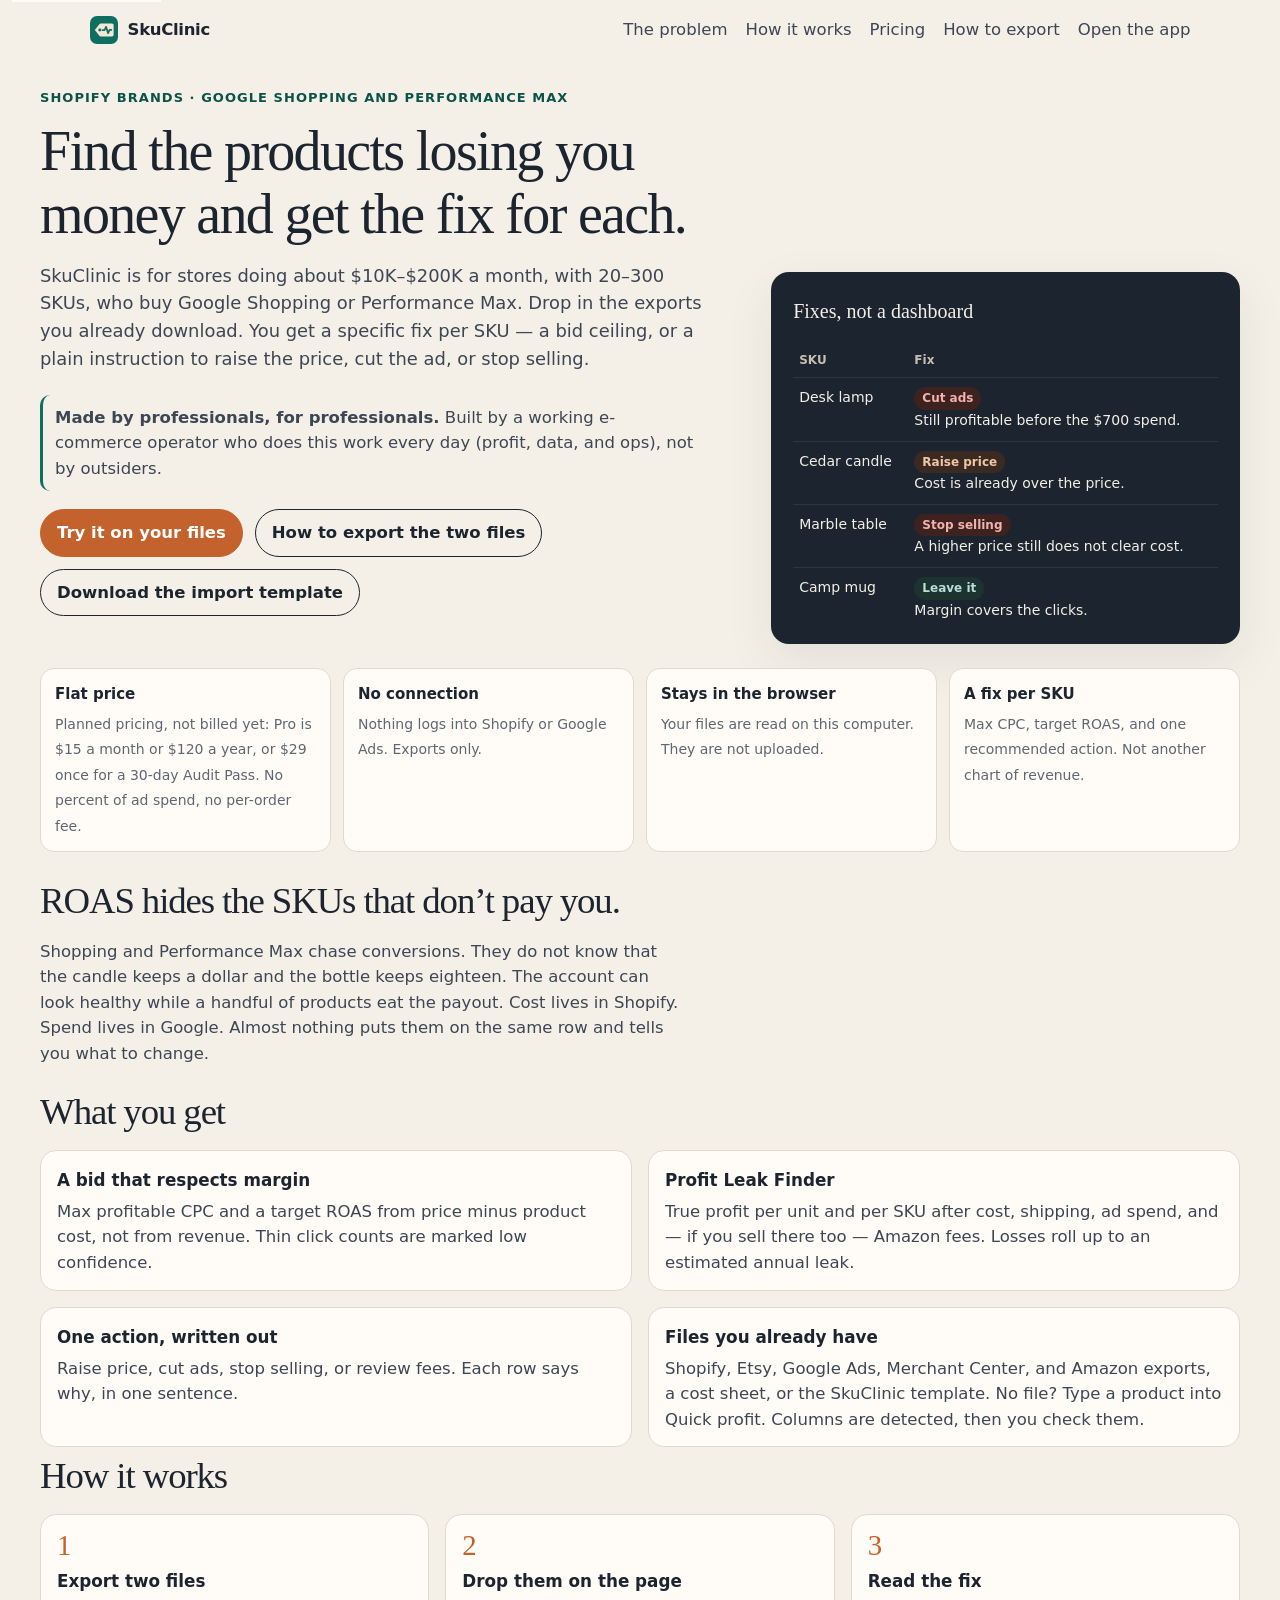
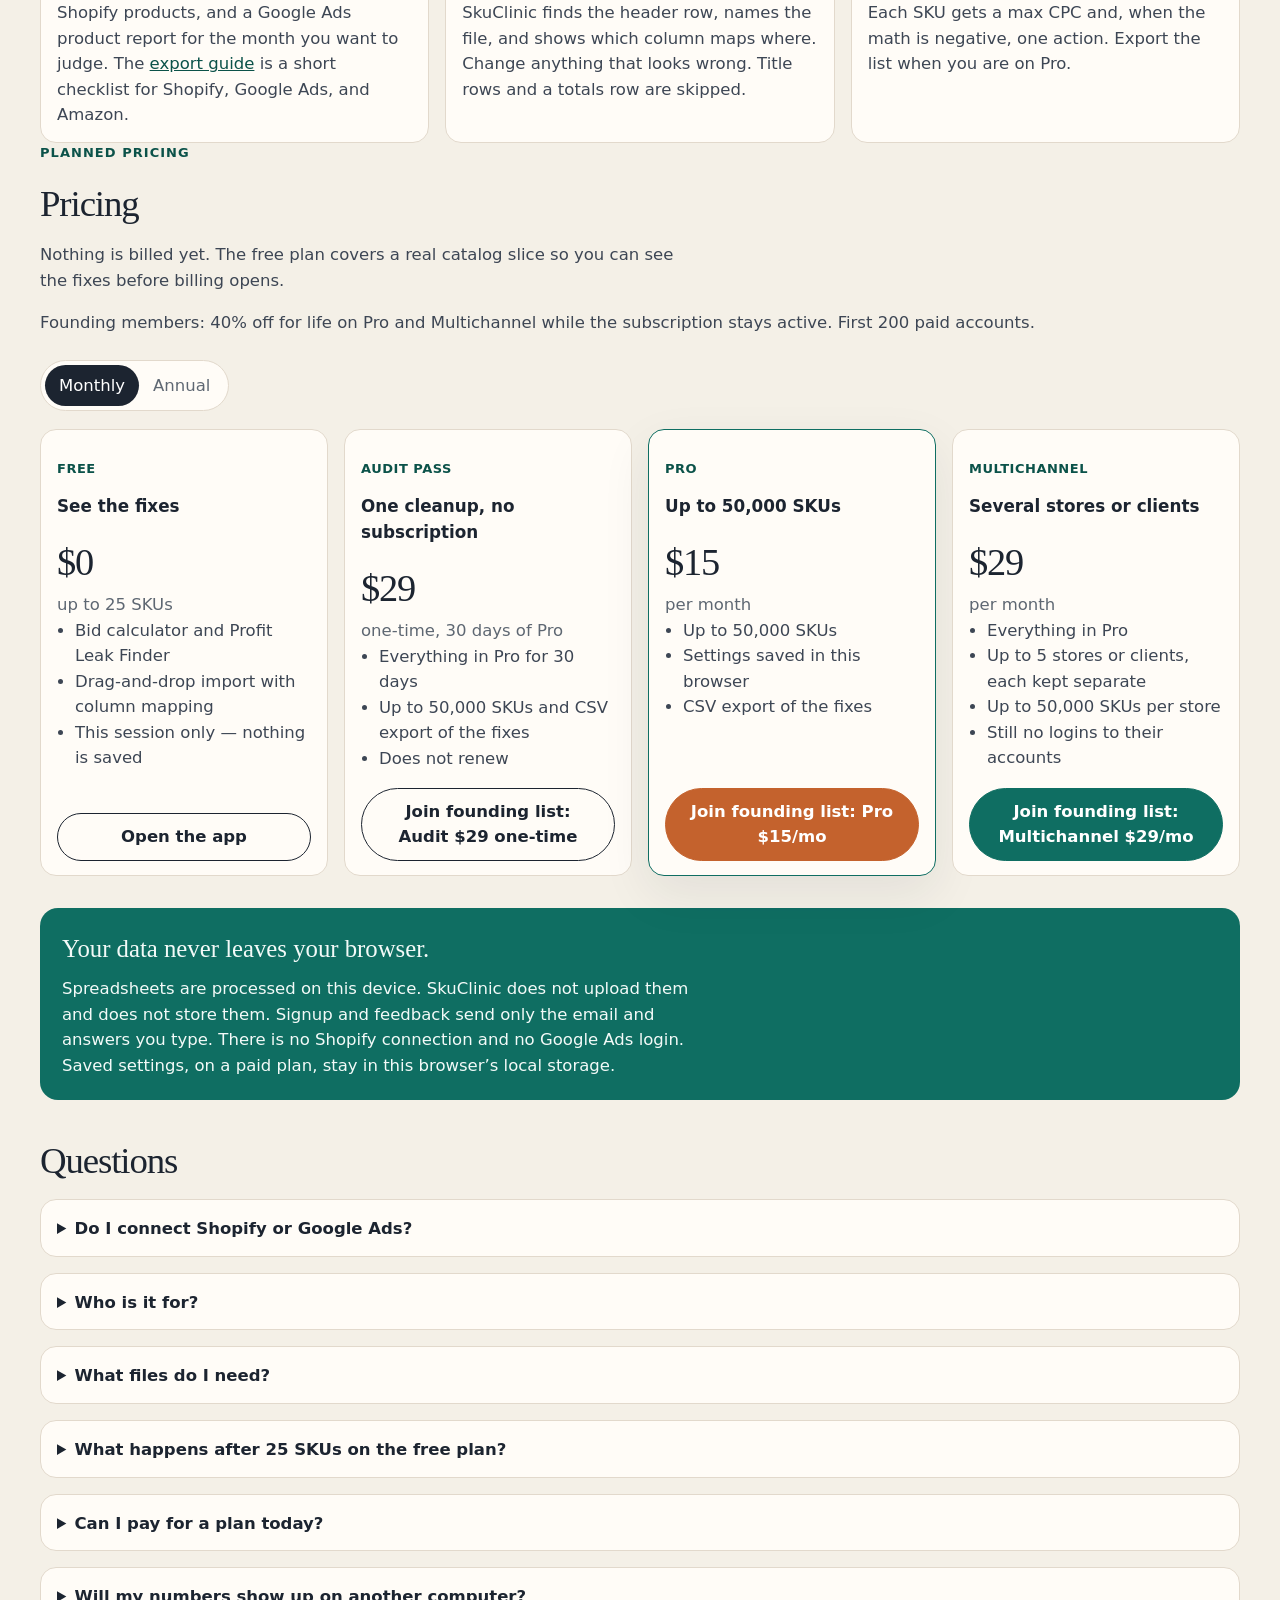
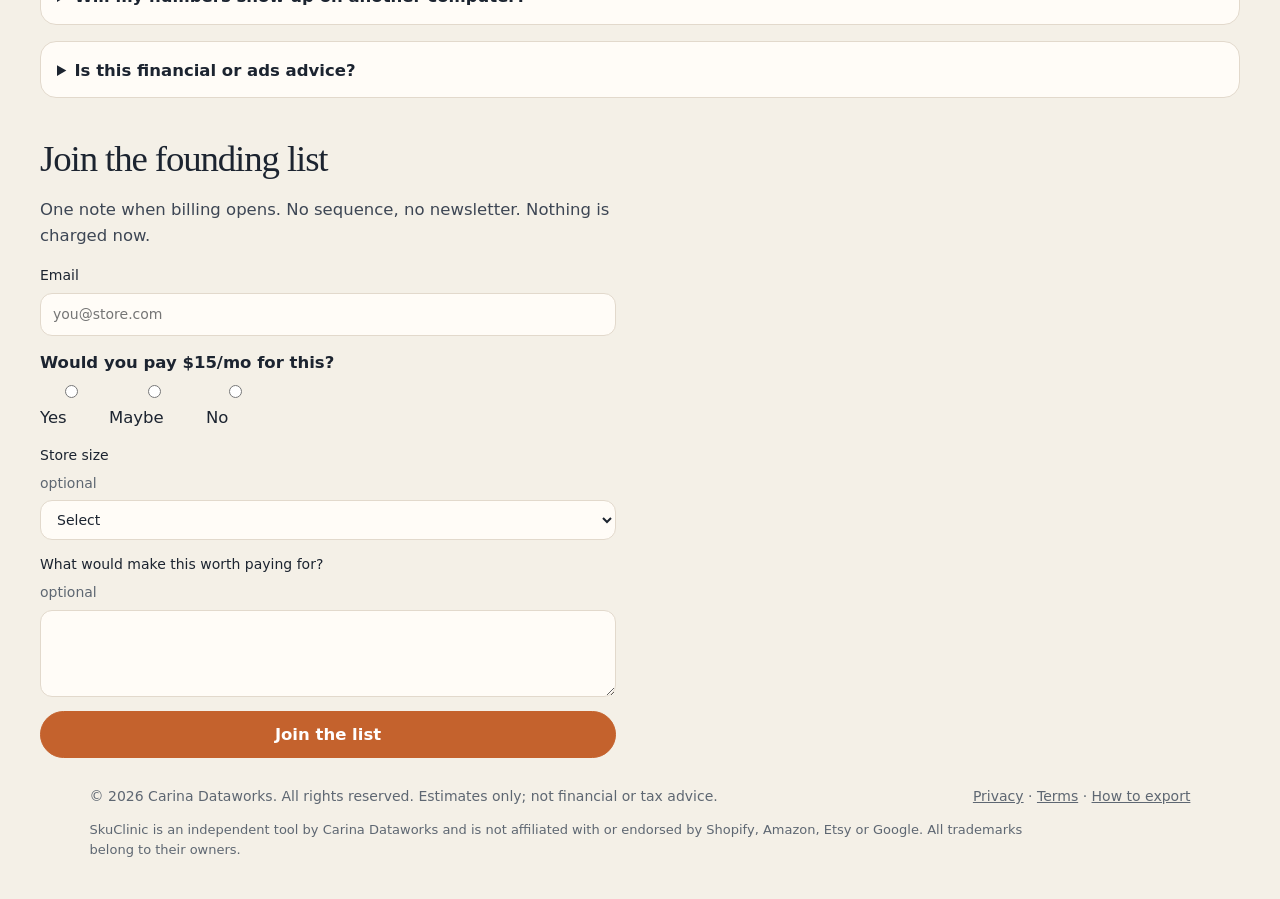
<file: index.html>
<!DOCTYPE html>
<!--
  SkuClinic
  © 2026 Carina Dataworks. All rights reserved.
-->
<html lang="en">
<head>
<meta charset="UTF-8">
<meta name="viewport" content="width=device-width, initial-scale=1">
<meta name="description" content="Find the products losing you money and get the fix for each. SkuClinic for Shopify brands on Google Shopping or Performance Max. Your files never leave the browser.">
<meta http-equiv="Content-Security-Policy" content="default-src 'self'; script-src 'self' https://static.cloudflareinsights.com; style-src 'self'; img-src 'self' data: blob:; font-src 'self'; connect-src 'self' https://formsubmit.co https://script.google.com https://script.googleusercontent.com https://cloudflareinsights.com; object-src 'none'; base-uri 'none'; form-action https://formsubmit.co">
<meta name="theme-color" content="#0f6e62">
<title>SkuClinic — Find the products losing you money and get the fix for each.</title>
<link rel="icon" href="favicon.svg">
<link rel="apple-touch-icon" href="apple-touch-icon.png">
<link rel="stylesheet" href="css/site.css">
</head>
<body>
<a class="skip" href="#main">Skip to content</a>
<header class="top">
  <a class="brand" href="index.html"><img src="favicon.svg" alt=""><span>SkuClinic</span></a>
  <nav class="nav">
    <a href="#problem">The problem</a>
    <a href="#how">How it works</a>
    <a href="#pricing">Pricing</a>
    <a href="guide.html">How to export</a>
    <a href="app/">Open the app</a>
  </nav>
</header>
<main id="main">
  <div class="wrap hero">
    <p class="kicker">Shopify brands · Google Shopping and Performance Max</p>
    <div class="hero-grid">
      <div>
        <h1>Find the products losing you money and get the fix for each.</h1>
        <p class="lede">SkuClinic is for stores doing about $10K–$200K a month, with 20–300 SKUs, who buy Google Shopping or Performance Max. Drop in the exports you already download. You get a specific fix per SKU — a bid ceiling, or a plain instruction to raise the price, cut the ad, or stop selling.</p>
        <p class="cred"><strong>Made by professionals, for professionals.</strong> Built by a working e-commerce operator who does this work every day (profit, data, and ops), not by outsiders.</p>
        <div class="hero-actions">
          <a class="btn primary" href="app/">Try it on your files</a>
          <a class="btn quiet" href="guide.html">How to export the two files</a>
          <a class="btn quiet" href="templates/skuclinic-blueprint-example.csv" download>Download the import template</a>
        </div>
      </div>
      <aside class="fix-card" aria-label="Example fixes">
        <h2>Fixes, not a dashboard</h2>
        <table>
          <thead><tr><th>SKU</th><th>Fix</th></tr></thead>
          <tbody>
            <tr><td>Desk lamp</td><td><span class="tag bad">Cut ads</span><br>Still profitable before the $700 spend.</td></tr>
            <tr><td>Cedar candle</td><td><span class="tag">Raise price</span><br>Cost is already over the price.</td></tr>
            <tr><td>Marble table</td><td><span class="tag bad">Stop selling</span><br>A higher price still does not clear cost.</td></tr>
            <tr><td>Camp mug</td><td><span class="tag ok">Leave it</span><br>Margin covers the clicks.</td></tr>
          </tbody>
        </table>
      </aside>
    </div>
    <ul class="points">
      <li><strong>Flat price</strong><span>Planned pricing, not billed yet: Pro is $15 a month or $120 a year, or $29 once for a 30-day Audit Pass. No percent of ad spend, no per-order fee.</span></li>
      <li><strong>No connection</strong><span>Nothing logs into Shopify or Google Ads. Exports only.</span></li>
      <li><strong>Stays in the browser</strong><span>Your files are read on this computer. They are not uploaded.</span></li>
      <li><strong>A fix per SKU</strong><span>Max CPC, target ROAS, and one recommended action. Not another chart of revenue.</span></li>
    </ul>
  </div>

  <div class="wrap" id="problem">
    <h2 class="sec">ROAS hides the SKUs that don’t pay you.</h2>
    <p class="sub">Shopping and Performance Max chase conversions. They do not know that the candle keeps a dollar and the bottle keeps eighteen. The account can look healthy while a handful of products eat the payout. Cost lives in Shopify. Spend lives in Google. Almost nothing puts them on the same row and tells you what to change.</p>
  </div>

  <div class="wrap">
    <h2 class="sec">What you get</h2>
    <div class="feature-grid">
      <article class="card"><h3>A bid that respects margin</h3><p>Max profitable CPC and a target ROAS from price minus product cost, not from revenue. Thin click counts are marked low confidence.</p></article>
      <article class="card"><h3>Profit Leak Finder</h3><p>True profit per unit and per SKU after cost, shipping, ad spend, and — if you sell there too — Amazon fees. Losses roll up to an estimated annual leak.</p></article>
      <article class="card"><h3>One action, written out</h3><p>Raise price, cut ads, stop selling, or review fees. Each row says why, in one sentence.</p></article>
      <article class="card"><h3>Files you already have</h3><p>Shopify, Etsy, Google Ads, Merchant Center, and Amazon exports, a cost sheet, or the SkuClinic template. No file? Type a product into Quick profit. Columns are detected, then you check them.</p></article>
    </div>
  </div>

  <div class="wrap" id="how">
    <h2 class="sec">How it works</h2>
    <div class="steps">
      <article class="step"><em>1</em><h3>Export two files</h3><p>Shopify products, and a Google Ads product report for the month you want to judge. The <a href="guide.html">export guide</a> is a short checklist for Shopify, Google Ads, and Amazon.</p></article>
      <article class="step"><em>2</em><h3>Drop them on the page</h3><p>SkuClinic finds the header row, names the file, and shows which column maps where. Change anything that looks wrong. Title rows and a totals row are skipped.</p></article>
      <article class="step"><em>3</em><h3>Read the fix</h3><p>Each SKU gets a max CPC and, when the math is negative, one action. Export the list when you are on Pro.</p></article>
    </div>
  </div>

  <div class="wrap" id="pricing">
    <p class="kicker" id="plannedLabel">Planned pricing</p>
    <h2 class="sec">Pricing</h2>
    <p class="sub">Nothing is billed yet. The free plan covers a real catalog slice so you can see the fixes before billing opens.</p>
    <p class="founding" id="foundingLine">Founding members: 40% off for life on Pro and Multichannel while the subscription stays active. First 200 paid accounts.</p>
    <div class="bill-toggle" role="group" aria-label="Billing period for Pro and Multichannel">
      <button type="button" id="billMonthly" aria-pressed="true">Monthly</button>
      <button type="button" id="billAnnual" aria-pressed="false">Annual</button>
    </div>
    <div class="price-grid">
      <article class="price">
        <p class="who">Free</p>
        <h3>See the fixes</h3>
        <p class="amount">$0</p>
        <p class="per">up to 25 SKUs</p>
        <ul>
          <li>Bid calculator and Profit Leak Finder</li>
          <li>Drag-and-drop import with column mapping</li>
          <li>This session only — nothing is saved</li>
        </ul>
        <a class="btn" href="app/">Open the app</a>
      </article>
      <article class="price">
        <p class="who">Audit Pass</p>
        <h3>One cleanup, no subscription</h3>
        <p class="amount">$29</p>
        <p class="per">one-time, 30 days of Pro</p>
        <ul>
          <li>Everything in Pro for 30 days</li>
          <li>Up to 50,000 SKUs and CSV export of the fixes</li>
          <li>Does not renew</li>
        </ul>
        <button type="button" class="btn" id="auditCta" data-plan="audit">Join founding list: Audit $29 one-time</button>
      </article>
      <article class="price featured">
        <p class="who">Pro</p>
        <h3>Up to 50,000 SKUs</h3>
        <p class="amount" id="proPrice">$15</p>
        <p class="per" id="proNote">per month</p>
        <ul>
          <li>Up to 50,000 SKUs</li>
          <li>Settings saved in this browser</li>
          <li>CSV export of the fixes</li>
        </ul>
        <button type="button" class="btn primary" id="proCta" data-plan="pro-monthly">Join founding list: Pro $15/mo</button>
      </article>
      <article class="price">
        <p class="who">Multichannel</p>
        <h3>Several stores or clients</h3>
        <p class="amount" id="multiPrice">$29</p>
        <p class="per" id="multiNote">per month</p>
        <ul>
          <li>Everything in Pro</li>
          <li>Up to 5 stores or clients, each kept separate</li>
          <li>Up to 50,000 SKUs per store</li>
          <li>Still no logins to their accounts</li>
        </ul>
        <button type="button" class="btn teal" id="multiCta" data-plan="multichannel-monthly">Join founding list: Multichannel $29/mo</button>
      </article>
    </div>
  </div>

  <div class="wrap">
    <div class="privacy-band">
      <h2>Your data never leaves your browser.</h2>
      <p>Spreadsheets are processed on this device. SkuClinic does not upload them and does not store them. Signup and feedback send only the email and answers you type. There is no Shopify connection and no Google Ads login. Saved settings, on a paid plan, stay in this browser’s local storage.</p>
    </div>
  </div>

  <div class="wrap" id="faq">
    <h2 class="sec">Questions</h2>
    <div class="faq">
      <details>
        <summary>Do I connect Shopify or Google Ads?</summary>
        <p>No. You export a CSV and drop it here. That is the whole integration. It also means a freelancer can work from a file a client sent, without access to the ad account.</p>
      </details>
      <details>
        <summary>Who is it for?</summary>
        <p>Shopify brands running Google Shopping or Performance Max, roughly $10K–$200K a month in sales, with about 20–300 SKUs. If you have three products, a spreadsheet is enough. If you have 5,000, you want a full bidding suite.</p>
      </details>
      <details>
        <summary>What files do I need?</summary>
        <p>A Shopify product export and a Google Ads product report. Add a Shopify orders export if you want real units sold, and a cost sheet if Cost per item is blank. Amazon fee preview or a settlement file is optional, for brands that also sell there. Steps are in the <a href="guide.html">export guide</a>. Samples are in the app.</p>
      </details>
      <details>
        <summary>What happens after 25 SKUs on the free plan?</summary>
        <p>The app keeps the first 25 and tells you how many were left out. Pro, at the planned founding price and not billed yet, raises the cap to 50,000 SKUs, saves the workspace in this browser, and turns on CSV export.</p>
      </details>
      <details>
        <summary>Can I pay for a plan today?</summary>
        <p>No. Planned pricing: the Audit Pass is $29 once for 30 days of Pro. Pro is $15 a month or $120 a year. Pro and the Audit Pass cover up to 50,000 SKUs. Multichannel is $29 a month or $240 a year and adds up to 5 stores or clients, up to 50,000 SKUs per store. Founding members, the first 200 paid accounts, get 40% off for life on Pro and Multichannel while the subscription stays active. Nothing is billed yet. The buttons join the founding list.</p>
      </details>
      <details>
        <summary>Will my numbers show up on another computer?</summary>
        <p>No. Nothing is sent to us. If you save on Pro or Multichannel, it lives in this browser only. Clearing site data clears it.</p>
      </details>
      <details>
        <summary>Is this financial or ads advice?</summary>
        <p>No. It is arithmetic on the files you provide. You decide what to change in Google Ads.</p>
      </details>
    </div>
  </div>

  <div class="wrap" id="signup">
    <h2 class="sec">Join the founding list</h2>
    <p class="sub">One note when billing opens. No sequence, no newsletter. Nothing is charged now.</p>
    <p id="planLine" class="note" hidden></p>
    <form id="signupForm" class="signup-form" novalidate>
      <label class="hp" for="honey" aria-hidden="true">Leave this blank
        <input id="honey" name="_honey" type="text" tabindex="-1" autocomplete="off">
      </label>
      <input id="planChoice" type="hidden" value="">
      <label class="field" for="email">Email
        <input id="email" name="email" type="email" autocomplete="email" placeholder="you@store.com" required>
      </label>
      <fieldset class="choice">
        <legend>Would you pay $15/mo for this?</legend>
        <label><input type="radio" name="wouldPay" value="Yes"> Yes</label>
        <label><input type="radio" name="wouldPay" value="Maybe"> Maybe</label>
        <label><input type="radio" name="wouldPay" value="No"> No</label>
      </fieldset>
      <label class="field" for="storeSize">Store size <span class="optional">optional</span>
        <select id="storeSize">
          <option value="">Select</option>
          <option>under $10K/mo</option>
          <option>$10K-$50K</option>
          <option>$50K-$200K</option>
          <option>$200K+</option>
        </select>
      </label>
      <label class="field" for="worth">What would make this worth paying for? <span class="optional">optional</span>
        <textarea id="worth" rows="3"></textarea>
      </label>
      <button class="btn primary" type="submit" id="signupSubmit">Join the list</button>
    </form>
    <p id="signupIdle">Email signup opens soon. Nothing is stored yet.</p>
    <p id="signupMsg" hidden role="status"></p>
  </div>
</main>
<footer class="foot">
  <div>© 2026 Carina Dataworks. All rights reserved. Estimates only; not financial or tax advice.</div>
  <div>
    <a href="privacy.html">Privacy</a> ·
    <a href="terms.html">Terms</a> ·
    <a href="guide.html">How to export</a>
  </div>
  <div class="foot-tm">SkuClinic is an independent tool by Carina Dataworks and is not affiliated with or endorsed by Shopify, Amazon, Etsy or Google. All trademarks belong to their owners.</div>
</footer>
<script src="config.js"></script>
<script src="js/analytics.js"></script>
<script src="js/plans.js"></script>
<script src="js/forms.js"></script>
<script src="js/landing.js"></script>
</body>
</html>
</file>
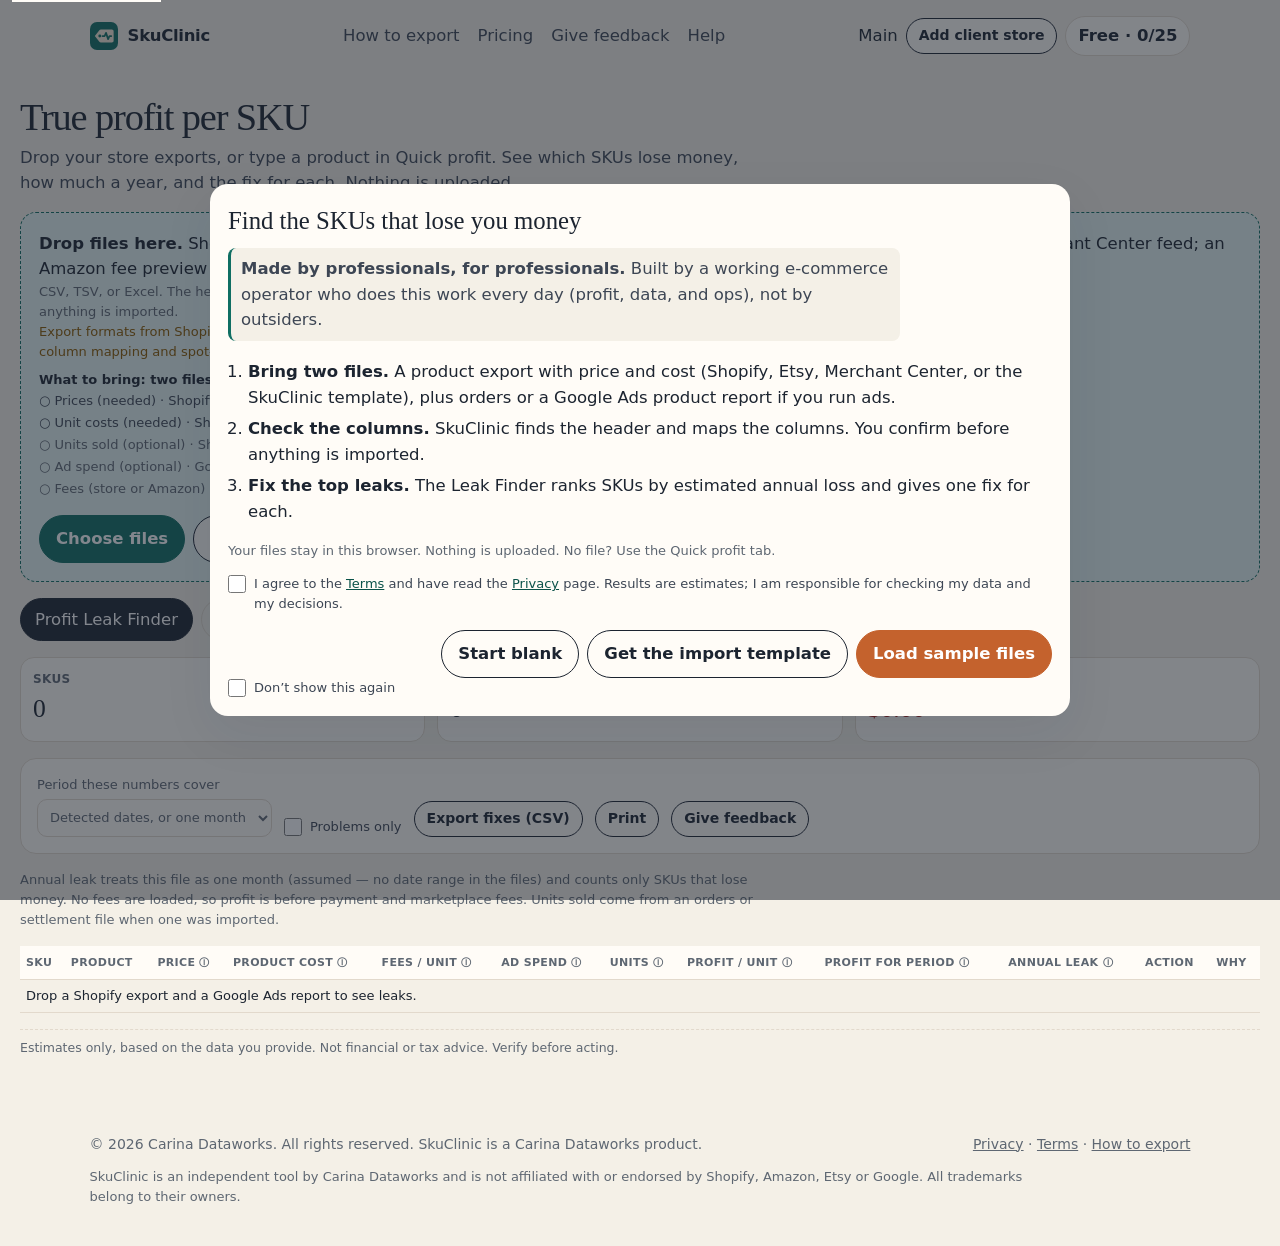
<file: app/index.html>
<!DOCTYPE html>
<!--
  SkuClinic
  © 2026 Carina Dataworks. All rights reserved.
-->
<html lang="en">
<head>
<meta charset="UTF-8">
<meta name="viewport" content="width=device-width, initial-scale=1">
<meta name="description" content="SkuClinic app. Find the SKUs losing you money. Your files stay in this browser.">
<meta http-equiv="Content-Security-Policy" content="default-src 'self'; script-src 'self' https://static.cloudflareinsights.com; style-src 'self'; img-src 'self' data: blob:; font-src 'self'; connect-src 'self' https://formsubmit.co https://script.google.com https://script.googleusercontent.com https://cloudflareinsights.com; object-src 'none'; base-uri 'none'; form-action https://formsubmit.co">
<meta name="theme-color" content="#0f6e62">
<title>SkuClinic</title>
<link rel="icon" href="../favicon.svg">
<link rel="apple-touch-icon" href="../apple-touch-icon.png">
<link rel="stylesheet" href="../css/site.css">
<link rel="stylesheet" href="../css/app.css">
</head>
<body>
<a class="skip" href="#main">Skip to content</a>
<header class="top">
  <a class="brand" href="../index.html"><img src="../favicon.svg" alt=""><span>SkuClinic</span></a>
  <nav class="nav">
    <a href="../guide.html">How to export</a>
    <a href="../index.html#pricing">Pricing</a>
    <button type="button" class="linkish" id="feedbackOpen" hidden>Give feedback</button>
    <button type="button" class="linkish" id="helpOpen">Help</button>
  </nav>
  <div class="plan-cluster">
    <span id="storeLabel">Main</span>
    <select id="storeSelect" class="store-select" hidden aria-label="Client store"></select>
    <button type="button" class="btn small" id="newStoreBtn">Add client store</button>
    <div id="newStoreForm" hidden>
      <input id="newStoreName" class="text-input" aria-label="Client store name" placeholder="Client name">
      <button type="button" class="btn small" id="newStoreCreate">Create</button>
    </div>
    <button type="button" class="plan-pill" id="planBadge">Free · 0/25</button>
  </div>
</header>
<main id="main" class="app-main">
  <div class="app-intro">
    <h1>True profit per SKU</h1>
    <p>Drop your store exports, or type a product in Quick profit. See which SKUs lose money, how much a year, and the fix for each. Nothing is uploaded.</p>
  </div>

  <div id="coach" class="coach" hidden role="region" aria-label="Next steps">
    <strong>Your numbers are in. Three steps to the money:</strong>
    <ol>
      <li><button type="button" class="linkish" id="coachLeak">Open the Profit Leak Finder</button>. The worst SKUs are at the top, sorted by estimated annual leak.</li>
      <li>Read the <em>Why</em> column. It says what is losing money (cost, fees, or ads) and the fix: cut ads, raise price, review fees, or stop selling.</li>
      <li>Act on the top few, then <button type="button" class="linkish" id="coachExport">export the fix list</button> (Pro) or re-import next month to compare.</li>
    </ol>
    <button type="button" class="icon-btn" id="coachClose" aria-label="Dismiss next steps">×</button>
  </div>

  <div id="dropZone" class="drop-zone">
    <div>
      <p><strong>Drop files here.</strong> Shopify products, orders, or sales report; Etsy listings or sold items; a Google Ads product report or Merchant Center feed; an Amazon fee preview or settlement; a cost sheet; or the SkuClinic template.</p>
      <p class="note">CSV, TSV, or Excel. The header row is found for you, including Google’s title rows. You check the columns before anything is imported.</p>
      <p class="note accuracy" id="accuracyNotice">Export formats from Shopify, Amazon, Google, Etsy and others can change without notice. Always review the column mapping and spot-check a few rows to make sure your data imported correctly.</p>
      <div id="checklist" class="checklist"></div>
    </div>
    <div class="drop-actions">
      <button type="button" class="btn teal" id="browseBtn">Choose files</button>
      <button type="button" class="btn" id="sampleBtn">Load sample files</button>
      <button type="button" class="btn" id="dropTemplate">Get the import template</button>
      <input id="fileInput" type="file" accept=".csv,.tsv,.txt,.xlsx,.xls,text/csv,text/tab-separated-values,text/plain" multiple>
    </div>
  </div>
  <div id="importStatus" class="status" role="status" aria-live="polite"></div>
  <div id="noticeTop" class="notices" role="status" aria-live="polite"></div>

  <div class="tabs" role="tablist">
    <button type="button" class="tab on" id="tabLeak" role="tab" aria-selected="true" aria-controls="viewLeak">Profit Leak Finder</button>
    <button type="button" class="tab" id="tabBid" role="tab" aria-selected="false" aria-controls="viewBid">Ad bid calculator</button>
    <button type="button" class="tab" id="tabQuick" role="tab" aria-selected="false" aria-controls="viewQuick">Quick profit (no file)</button>
  </div>

  <section id="viewLeak">
    <div class="stats">
      <div class="stat"><div class="label">SKUs</div><div class="value" id="leakCount">0</div></div>
      <div class="stat"><div class="label">Need a fix</div><div class="value" id="leakBad">0</div></div>
      <div class="stat"><div class="label">Estimated annual leak</div><div class="value neg" id="leakAnnual">–</div></div>
    </div>
    <div class="panel row">
      <label class="field">Period these numbers cover
        <select id="periodMode" class="select">
          <option value="auto">Detected dates, or one month</option>
          <option value="month">One month</option>
          <option value="quarter">One quarter</option>
          <option value="year">One year</option>
          <option value="custom">Custom days</option>
        </select>
      </label>
      <label class="field" id="customDaysWrap" hidden>Days
        <input id="customDays" type="number" min="1" step="1" value="30">
      </label>
      <label class="check-field"><input id="leakProblems" type="checkbox"> Problems only</label>
      <button type="button" class="btn small" id="exportLeak">Export fixes (CSV)</button>
      <button type="button" class="btn small" id="printBtn">Print</button>
      <button type="button" class="btn small" id="feedbackLeak" hidden>Give feedback</button>
    </div>
    <p class="note" id="leakNote"></p>
    <div class="table-scroll">
      <table class="data">
        <thead>
          <tr>
            <th>SKU</th><th>Product</th>
            <th title="Average selling price from orders when imported, otherwise list price">Price <span class="tip" aria-hidden="true">ⓘ</span></th>
            <th title="Unit cost + shipping per unit + other cost">Product cost <span class="tip" aria-hidden="true">ⓘ</span></th>
            <th title="Fees per unit in dollars plus returns, payment, and marketplace fee percentages of price">Fees / unit <span class="tip" aria-hidden="true">ⓘ</span></th>
            <th title="Ad spend for the period in the file">Ad spend <span class="tip" aria-hidden="true">ⓘ</span></th>
            <th title="Units sold from orders or sales reports; ad conversions when no orders file is loaded">Units <span class="tip" aria-hidden="true">ⓘ</span></th>
            <th title="Price − product cost − fees − ad spend ÷ units">Profit / unit <span class="tip" aria-hidden="true">ⓘ</span></th>
            <th title="Profit per unit × units − ad spend, plus the Amazon channel when imported">Profit for period <span class="tip" aria-hidden="true">ⓘ</span></th>
            <th title="Loss for the period scaled to a year. Only losing SKUs count.">Annual leak <span class="tip" aria-hidden="true">ⓘ</span></th>
            <th>Action</th><th>Why</th>
          </tr>
        </thead>
        <tbody id="leakRows"></tbody>
      </table>
    </div>
    <button type="button" class="btn small" id="leakMore" hidden>Show more</button>
    <p class="disclaimer">Estimates only, based on the data you provide. Not financial or tax advice. Verify before acting.</p>
  </section>

  <section id="viewBid" hidden>
    <div class="save-bar row">
      <button type="button" class="btn small" id="saveSnap">Save snapshot</button>
      <button type="button" class="btn small" id="loadSnap">Load last snapshot</button>
      <button type="button" class="btn small" id="compareSnap">Compare to last snapshot</button>
      <span class="note" id="snapStamp">No snapshot saved yet</span>
    </div>
    <div class="panel row">
      <label class="field">Default profit buffer %
        <input id="defaultBuffer" type="number" min="0" max="100" step="1" value="20">
      </label>
      <p class="note">Share of gross profit you want to keep after ads. 0% stays 0%. An empty cell uses this default. Rows with shipping, fees, or other costs use margin after those costs.</p>
    </div>

    <details class="panel" id="impactPanel">
      <summary><h2>Ad spend impact: before vs after (one product, typed by hand)</h2></summary>
      <div class="row">
        <button type="button" class="btn small mode-btn on" id="modePlan">Planning a budget</button>
        <button type="button" class="btn small mode-btn" id="modeReview">Reviewing a campaign that already ran</button>
      </div>
      <div class="row">
        <label class="field">Sale price $<input id="imPrice" type="number" step="0.01" value="100"></label>
        <label class="field">Margin %<input id="imMargin" type="number" step="1" value="30"></label>
        <label class="field">Baseline sales, zero ads<input id="imBaseline" type="number" step="0.1" value="1"></label>
      </div>
      <div class="row" id="imPlanFields">
        <label class="field">Ad budget $<input id="imBudget" type="number" step="1" value="100"></label>
        <label class="field">Expected CPC $<input id="imCpc" type="number" step="0.01" value="2.50"></label>
        <label class="field">Expected conv. rate %<input id="imConv" type="number" step="0.1" value="5"></label>
      </div>
      <div class="row" id="imReviewFields" hidden>
        <label class="field">Ad spend $ (actual)<input id="imActualSpend" type="number" step="1" value="100"></label>
        <label class="field">Total sales while ads ran<input id="imActualSales" type="number" step="0.1" value="2"></label>
      </div>
      <div class="compare">
        <div class="card"><div class="note">Without ads</div><div class="big" id="imBeforeSales">–</div><div id="imBeforeProfit">–</div></div>
        <div class="card"><div class="note" id="imAfterLabel">With ads</div><div class="big" id="imAfterSales">–</div><div id="imAfterProfit">–</div></div>
      </div>
      <div class="banner" id="imGain">–</div>
    </details>

    <div class="stats" id="summaryRow"></div>

    <div class="panel stack-panel">
      <div class="toolbar">
        <div id="tableCount">0 products</div>
        <input id="searchBox" class="search" type="search" placeholder="Search by name or SKU" aria-label="Search by name or SKU">
        <div class="pager">
          <span data-page-label></span>
          <button type="button" data-page="first">First</button>
          <button type="button" data-page="prev">Prev</button>
          <span data-page-num></span>
          <button type="button" data-page="next">Next</button>
          <button type="button" data-page="last">Last</button>
          <select id="pageSize" class="select tiny" aria-label="Rows per page">
            <option value="25">25 / page</option>
            <option value="50" selected>50 / page</option>
            <option value="100">100 / page</option>
          </select>
        </div>
      </div>
      <div class="table-scroll">
        <table class="data">
          <thead>
            <tr>
              <th><span class="sr-only">Remove or open Advanced</span></th>
              <th>SKU</th>
              <th>Product</th>
              <th title="Selling price per unit">Price $</th>
              <th title="Unit cost (cost of goods). Shipping, other cost, fees, and fee % are in Advanced.">COGS $</th>
              <th title="Share of unit profit you keep and never spend on ads. Empty uses the default.">Buffer %</th>
              <th title="Ad spend for the period">Spend $</th>
              <th title="Ad clicks for the period">Clicks</th>
              <th title="Ad conversions (sales from ads)"><button type="button" class="sort" data-sort="sales">Sales <span class="sort-arrow" data-field="sales"></span></button></th>
              <th title="Spend ÷ clicks"><button type="button" class="sort" data-sort="cpc">CPC <span class="sort-arrow" data-field="cpc"></span></button></th>
              <th title="Conversions ÷ clicks"><button type="button" class="sort" data-sort="convrate">Conv. <span class="sort-arrow" data-field="convrate"></span></button></th>
              <th title="How sure the conversion rate is, from the number of clicks">Conf.</th>
              <th title="Margin after shipping, fees, and other costs. * means extra costs are included."><button type="button" class="sort" data-sort="effMarginFrac">Margin <span class="sort-arrow" data-field="effMarginFrac"></span></button></th>
              <th title="Most you can pay per click and keep your buffer: (price − cost) × (1 − buffer) × conversion rate"><button type="button" class="sort" data-sort="maxcpc">Max CPC <span class="sort-arrow" data-field="maxcpc"></span></button></th>
              <th title="Target ROAS to set in Google Ads"><button type="button" class="sort" data-sort="troas">tROAS <span class="sort-arrow" data-field="troas"></span></button></th>
              <th title="Profit after cost and ad spend for the period"><button type="button" class="sort" data-sort="netProfit">Net <span class="sort-arrow" data-field="netProfit"></span></button></th>
              <th title="Current CPC as a share of max CPC"><button type="button" class="sort" data-sort="cpcGap">CPC vs max <span class="sort-arrow" data-field="cpcGap"></span></button></th>
              <th class="rec-col">Recommendation</th>
            </tr>
          </thead>
          <tbody id="rows"></tbody>
        </table>
      </div>
      <div class="toolbar">
        <button type="button" class="btn small" id="addProduct">+ Add product</button>
        <button type="button" class="btn small" id="clearProducts">Clear products</button>
        <button type="button" class="btn small" id="exportBtn">Export fixes (CSV)</button>
        <button type="button" class="btn small" id="templateBtn">Import template</button>
        <button type="button" class="btn small" id="feedbackBid" hidden>Give feedback</button>
      </div>
      <p class="disclaimer">Estimates only, based on the data you provide. Not financial or tax advice. Verify before acting.</p>
      <p class="note">A product with ad spend and 0 sales is marked “Decrease — losing money.” Zeros are kept. A buffer of 1 imports as 1%, not 100%. Search only filters this table. Export, on Pro, includes every SKU.</p>
    </div>
  </section>

  <section id="viewQuick" hidden>
    <div class="panel stack-panel">
      <h2>Quick profit: one product or service, no file needed</h2>
      <p class="note">Type what you know. Empty boxes count as zero. Use it for a one-off product, a service, or a price you are thinking about.</p>
      <form id="qpForm" class="qp-grid" autocomplete="off">
        <label class="field">Name <span class="optional">optional</span><input id="qpName" type="text"></label>
        <label class="field">SKU <span class="optional">optional</span><input id="qpSku" type="text"></label>
        <label class="field">Price $<input id="qpPrice" type="number" step="0.01" min="0" inputmode="decimal"></label>
        <label class="field">Unit cost $<input id="qpCost" type="number" step="0.01" min="0" inputmode="decimal"></label>
        <label class="field">Shipping per unit $<input id="qpShip" type="number" step="0.01" min="0" inputmode="decimal"></label>
        <label class="field">Fees % of price<input id="qpFeePct" type="number" step="0.1" min="0" max="99" inputmode="decimal"></label>
        <label class="field">Fixed fee per sale $<input id="qpFeeFixed" type="number" step="0.01" min="0" inputmode="decimal"></label>
        <fieldset class="choice">
          <legend>Ads</legend>
          <label><input type="radio" name="qpAdMode" value="perSale" checked> Cost per sale</label>
          <label><input type="radio" name="qpAdMode" value="monthly"> Monthly total</label>
        </fieldset>
        <label class="field" id="qpAdLabel">Ad cost per sale $<input id="qpAd" type="number" step="0.01" min="0" inputmode="decimal"></label>
        <label class="field">Units per month <span class="optional">optional</span><input id="qpUnits" type="number" step="1" min="0" inputmode="numeric"></label>
        <label class="field">Target margin % <span class="optional">optional</span><input id="qpTarget" type="number" step="1" min="0" max="99" inputmode="decimal"></label>
      </form>
      <div class="stats" id="qpOut"></div>
      <div class="toolbar"><button type="button" class="btn small" id="qpAdd">Add to my product list</button></div>
      <p class="disclaimer">Estimates only, based on the data you provide. Not financial or tax advice. Verify before acting.</p>
    </div>
  </section>
</main>
<footer class="foot">
  <div>© 2026 Carina Dataworks. All rights reserved. SkuClinic is a Carina Dataworks product.</div>
  <div><a href="../privacy.html">Privacy</a> · <a href="../terms.html">Terms</a> · <a href="../guide.html">How to export</a></div>
  <div class="print-only">Estimates only, based on the data you provide. Not financial or tax advice. Verify before acting.</div>
  <div class="foot-tm">SkuClinic is an independent tool by Carina Dataworks and is not affiliated with or endorsed by Shopify, Amazon, Etsy or Google. All trademarks belong to their owners.</div>
</footer>

<div id="mapModal" class="overlay" hidden>
  <div class="modal" role="dialog" aria-modal="true" aria-labelledby="mapTitle">
    <h2 id="mapTitle">Check the columns</h2>
    <p id="mapMeta" class="note"></p>
    <label class="field">File type
      <select id="mapType" class="select"></select>
    </label>
    <p id="mapBlurb" class="note"></p>
    <p id="mapSavedNote" class="note saved-note" hidden><span id="mapSavedText"></span> <button type="button" class="linkish" id="mapResetSaved">Reset saved mapping</button></p>
    <div id="mapFields" class="map-grid"></div>
    <p class="note">Buffer columns: 1 and 1% mean 1%. 0.2 means 20%. 0 stays 0%. Empty cells are left alone, so a real zero is not dropped.</p>
    <div class="table-scroll"><table class="data"><thead id="mapHead"></thead><tbody id="mapPreview"></tbody></table></div>
    <p id="mapInfo" class="note"></p>
    <p id="mapIgnored" class="note"></p>
    <p id="mapWarn" class="warn-text" role="alert"></p>
    <p class="note accuracy">Export formats from Shopify, Amazon, Google, Etsy and others can change without notice. Always review the column mapping and spot-check a few rows to make sure your data imported correctly.</p>
    <label class="check-field"><input type="checkbox" id="mapRemember"> Remember this column mapping for this file type</label>
    <div class="modal-actions">
      <button type="button" class="btn" id="mapCancel">Cancel</button>
      <button type="button" class="btn primary" id="mapConfirm">Import</button>
    </div>
  </div>
</div>

<div id="upgradeModal" class="overlay" hidden>
  <div class="modal upgrade-modal" role="dialog" aria-modal="true" aria-labelledby="upgradeTitle">
    <p class="kicker">Planned pricing</p>
    <h2 id="upgradeTitle">Upgrade</h2>
    <p id="upgradeText"></p>
    <div class="plan-options">
      <div class="plan-group">
        <p class="plan-name"><strong>Audit Pass</strong><span>30 days of Pro, paid once</span></p>
        <div class="plan-btns">
          <button type="button" class="btn" id="auditBtn" data-plan="audit">Join founding list: Audit $29 one-time</button>
        </div>
      </div>
      <div class="plan-group">
        <p class="plan-name"><strong>Pro</strong><span>Up to 50,000 SKUs, saved settings, CSV export</span></p>
        <div class="plan-btns">
          <button type="button" class="btn primary" id="proMonthBtn" data-plan="pro-monthly">Join founding list: Pro $15/mo</button>
          <button type="button" class="btn" id="proYearBtn" data-plan="pro-yearly">Join founding list: Pro $120/yr</button>
        </div>
      </div>
      <div class="plan-group">
        <p class="plan-name"><strong>Multichannel</strong><span>Everything in Pro, up to 5 stores or clients</span></p>
        <div class="plan-btns">
          <button type="button" class="btn teal" id="multiMonthBtn" data-plan="multichannel-monthly">Join founding list: Multichannel $29/mo</button>
          <button type="button" class="btn" id="multiYearBtn" data-plan="multichannel-yearly">Join founding list: Multichannel $240/yr</button>
        </div>
      </div>
    </div>
    <p class="planned-price" id="upgradeSoon">Planned pricing, not billed yet. Nothing is charged now.</p>
    <p class="note" id="foundingNote">Founding members: 40% off for life on Pro and Multichannel while the subscription stays active. First 200 paid accounts.</p>
    <p class="note">Checkout opens soon. Until then, an unlock code applies to this browser only. It is not a subscription.</p>
    <div class="unlock-row">
      <label class="field">Unlock code
        <input id="unlockCode" class="text-input" autocomplete="off" aria-label="Unlock code">
      </label>
      <button type="button" class="btn" id="unlockBtn">Unlock this browser</button>
    </div>
    <p id="unlockMsg" class="note"></p>
    <div class="modal-actions">
      <button type="button" class="btn" id="upgradeClose">Close</button>
    </div>
  </div>
</div>

<div id="helpModal" class="overlay" hidden>
  <div class="modal" role="dialog" aria-modal="true" aria-labelledby="helpTitle">
    <h2 id="helpTitle">How the numbers work</h2>
    <div class="help-nav">
      <a href="#help-core">Core</a>
      <a href="#help-buffer">Buffer</a>
      <a href="#help-zero">Zero sales</a>
      <a href="#help-import">Import</a>
      <a href="#help-leak">Leak finder</a>
      <a href="#help-snap">Snapshots</a>
      <a href="#help-limits">Limits</a>
    </div>
    <section id="help-core">
      <h3>The core idea</h3>
      <div class="formula">
        <div>Max CPC = (Price − cost) × (1 − buffer) × conversion rate</div>
        <div>Target ROAS = Price ÷ [(Price − cost) × (1 − buffer)]</div>
      </div>
      <p>Cost is COGS, plus shipping, other costs, and fees when those cells are filled in. Conversion rate is sales ÷ clicks. Under 50 clicks the row is tagged low confidence. Confidence uses a Wilson lower bound and is a warning, not a different bid.</p>
      <p>Increase bid: CPC is under 85% of max. Maintain: 85–105%. Decrease — losing profit: CPC is over max. Unprofitable: cost is already above price. Hold — low stock: stock on hand is below this period’s sales, and the row is not already losing money.</p>
    </section>
    <section id="help-buffer">
      <h3>Buffer %</h3>
      <p>The share of unit profit you refuse to spend on ads. 20% means you will spend at most 80% of unit profit to win the sale. The default at the top applies when a row’s own buffer is empty. Typing 0 keeps 0% — it does not silently become 20%.</p>
      <p>On import, 20 and 20% are 20. 1 and 1% are 1, not 100. A value strictly between 0 and 1, such as 0.2, is treated as a fraction and becomes 20. That is how some spreadsheets store a percent.</p>
    </section>
    <section id="help-zero">
      <h3>Spend with zero sales</h3>
      <p>If ad spend is above zero and sales are 0, the row is “Decrease — losing money.” Net profit is minus the spend. A zero is kept. It is not treated as missing, and it is not labeled “Need data.”</p>
    </section>
    <section id="help-import">
      <h3>Import</h3>
      <p>Drop a Shopify product export, a Shopify orders export, a Google Ads shopping or product report, a cost sheet, or an Amazon fee preview or settlement. The header row is detected even when title rows sit above it. Google’s Total row is skipped. You get a mapping preview and can change the file type or any column before import. A file with no recognizable header, or a header and no data rows, is reported as an error. It is not imported as blank products.</p>
      <p>Also supported: Shopify “Sales by product variant”, Etsy listings and sold order items, Google Merchant Center feeds, Amazon settlement V2, and the SkuClinic import template. Column names are matched without caring about case or punctuation, and old and new names both work. A column found only by a similar name is marked “guessed”. A missing key column (SKU, price, cost, units, or spend, depending on the file) is shown as a warning before you import.</p>
      <p>Orders are totaled by SKU; refunded, voided, and cancelled orders are left out. Settlement fee lines become Amazon fees per unit; tax lines are ignored. Amazon numbers are kept as their own channel. Profit uses units from orders when that file is present, and otherwise falls back to ad conversions.</p>
      <p>Tick “Remember this column mapping” to reuse your choices for that file type next time. <button type="button" class="linkish" id="resetMappings">Clear all saved mappings</button></p>
      <p class="accuracy">Export formats from Shopify, Amazon, Google, Etsy and others can change without notice. Always review the column mapping and spot-check a few rows to make sure your data imported correctly.</p>
    </section>
    <section id="help-leak">
      <h3>Profit Leak Finder</h3>
      <p>Profit per unit = price − product cost − fees − (ad spend ÷ units), when units are above zero. Product cost is unit cost + shipping + other. Fees are fees per unit plus returns %, payment fee %, and marketplace fee % of price, the same as the bid calculator. Amazon fees and prices stay on the Amazon channel and are added to the period total. Rows with impossible values (negative price, fees over 100%, more conversions than clicks) are marked “Check data” and left out of totals.</p>
      <p>Cut ads: the SKU makes money before ads and loses money after them, or it has spend and zero units. Raise price: cost is over price, and a higher price would clear about a 15% margin. Stop selling: a 25% price increase still would not. Review fees: fees are at least 35% of price and the SKU loses money before ads. Annual leak adds up only the losses, scaled from the period in the file (or one month if no dates were found).</p>
    </section>
    <section id="help-snap">
      <h3>Snapshots</h3>
      <p>Save snapshot keeps one copy of the current store in this browser. Load replaces the list with that copy. Compare shows the change in total net profit on the summary card only. It does not put an arrow on each row. There is one snapshot slot. There are no profiles. Saving is part of Pro and Multichannel. The free plan keeps the list until you close the tab.</p>
    </section>
    <section id="help-limits">
      <h3>What this can’t tell you</h3>
      <p>CPC and conversion rate move when you change bids. Max CPC describes the current numbers. It does not predict the point where more spend stops paying. The spend-level tests in Advanced are the only curve this tool will draw, and only between points you actually ran.</p>
      <p>The free plan analyzes 25 SKUs. Planned pricing, not billed yet: the Audit Pass is $29 one-time for 30 days of Pro. Pro is $15/mo or $120/yr: up to 50,000 SKUs, saves settings in this browser, and exports a CSV of the fixes. Multichannel is $29/mo or $240/yr: everything in Pro plus up to 5 separate stores or clients (up to 50,000 SKUs per store), still only on this device. Founding members, the first 200 paid accounts, get 40% off for life on Pro and Multichannel while the subscription stays active.</p>
    </section>
    <div class="modal-actions"><button type="button" class="btn" id="helpClose">Close</button></div>
  </div>
</div>

<div id="welcomeModal" class="overlay" hidden>
  <div class="modal" role="dialog" aria-modal="true" aria-labelledby="welcomeTitle">
    <h2 id="welcomeTitle">Find the SKUs that lose you money</h2>
    <p class="cred"><strong>Made by professionals, for professionals.</strong> Built by a working e-commerce operator who does this work every day (profit, data, and ops), not by outsiders.</p>
    <ol class="welcome-steps">
      <li><strong>Bring two files.</strong> A product export with price and cost (Shopify, Etsy, Merchant Center, or the SkuClinic template), plus orders or a Google Ads product report if you run ads.</li>
      <li><strong>Check the columns.</strong> SkuClinic finds the header and maps the columns. You confirm before anything is imported.</li>
      <li><strong>Fix the top leaks.</strong> The Leak Finder ranks SKUs by estimated annual loss and gives one fix for each.</li>
    </ol>
    <p class="note">Your files stay in this browser. Nothing is uploaded. No file? Use the Quick profit tab.</p>
    <div id="agreeRow" class="agree">
      <label class="check-field"><input type="checkbox" id="agreeTerms"> <span>I agree to the <a href="../terms.html" target="_blank" rel="noopener">Terms</a> and have read the <a href="../privacy.html" target="_blank" rel="noopener">Privacy</a> page. Results are estimates; I am responsible for checking my data and my decisions.</span></label>
      <p id="agreeMsg" class="warn-text" role="alert"></p>
    </div>
    <p id="agreeDone" class="note" hidden></p>
    <div class="modal-actions">
      <button type="button" class="btn" id="welcomeBlank">Start blank</button>
      <button type="button" class="btn" id="welcomeTemplate">Get the import template</button>
      <button type="button" class="btn primary" id="welcomeSample">Load sample files</button>
    </div>
    <label class="check-field note"><input type="checkbox" id="dontShowAgain"> Don’t show this again</label>
  </div>
</div>
<div id="templateModal" class="overlay" hidden>
  <div class="modal" role="dialog" aria-modal="true" aria-labelledby="templateTitle">
    <h2 id="templateTitle">Import template</h2>
    <p>One row per SKU. Opens in Excel, Numbers, or Google Sheets (File › Import). Fill it in, download it as CSV, and drop it here. Only SKU, Price, and Unit cost are required.</p>
    <ul>
      <li><a href="../templates/skuclinic-blueprint-example.csv" download>Template with 5 example rows</a> (CSV)</li>
      <li><a href="../templates/skuclinic-blueprint-blank.csv" download>Blank template</a> (CSV)</li>
      <li><a href="../templates/HOW-TO-FILL.md" target="_blank" rel="noopener">How to fill it in</a></li>
    </ul>
    <p class="note">Percent columns accept 20 or 20%. Leave a cell empty if you do not know it. A 0 is kept as zero.</p>
    <div class="modal-actions"><button type="button" class="btn" id="templateClose">Close</button></div>
  </div>
</div>
<div id="feedbackModal" class="overlay" hidden>
  <div class="modal" role="dialog" aria-modal="true" aria-labelledby="feedbackTitle">
    <h2 id="feedbackTitle">Give feedback</h2>
    <p class="note">This sends only what you type. Your files and results stay in this browser.</p>
    <form id="feedbackForm">
      <label class="hp" for="feedbackHoney" aria-hidden="true">Leave this blank
        <input id="feedbackHoney" name="_honey" type="text" tabindex="-1" autocomplete="off">
      </label>
      <label class="field">What’s missing or confusing?
        <textarea id="feedbackMessage" rows="4" required></textarea>
      </label>
      <fieldset class="choice">
        <legend>Would you pay $15/mo?</legend>
        <label><input type="radio" name="feedbackPay" value="Yes"> Yes</label>
        <label><input type="radio" name="feedbackPay" value="Maybe"> Maybe</label>
        <label><input type="radio" name="feedbackPay" value="No"> No</label>
      </fieldset>
      <label class="field">Email <span class="optional">optional</span>
        <input id="feedbackEmail" type="email" autocomplete="email">
      </label>
      <p id="feedbackMsg" class="note" hidden role="status"></p>
      <div class="modal-actions">
        <button type="button" class="btn" id="feedbackClose">Close</button>
        <button type="submit" class="btn primary" id="feedbackSend">Send feedback</button>
      </div>
    </form>
  </div>
</div>
<script src="../config.js"></script>
<script src="../js/analytics.js"></script>
<script src="../vendor/xlsx.full.min.js"></script>
<script src="../js/util.js"></script>
<script src="../js/plans.js"></script>
<script src="../js/forms.js"></script>
<script src="../js/compute.js"></script>
<script src="../js/aliases.js"></script>
<script src="../js/detect.js"></script>
<script src="../js/leak.js"></script>
<script src="../js/app.js"></script>
</body>
</html>
</file>
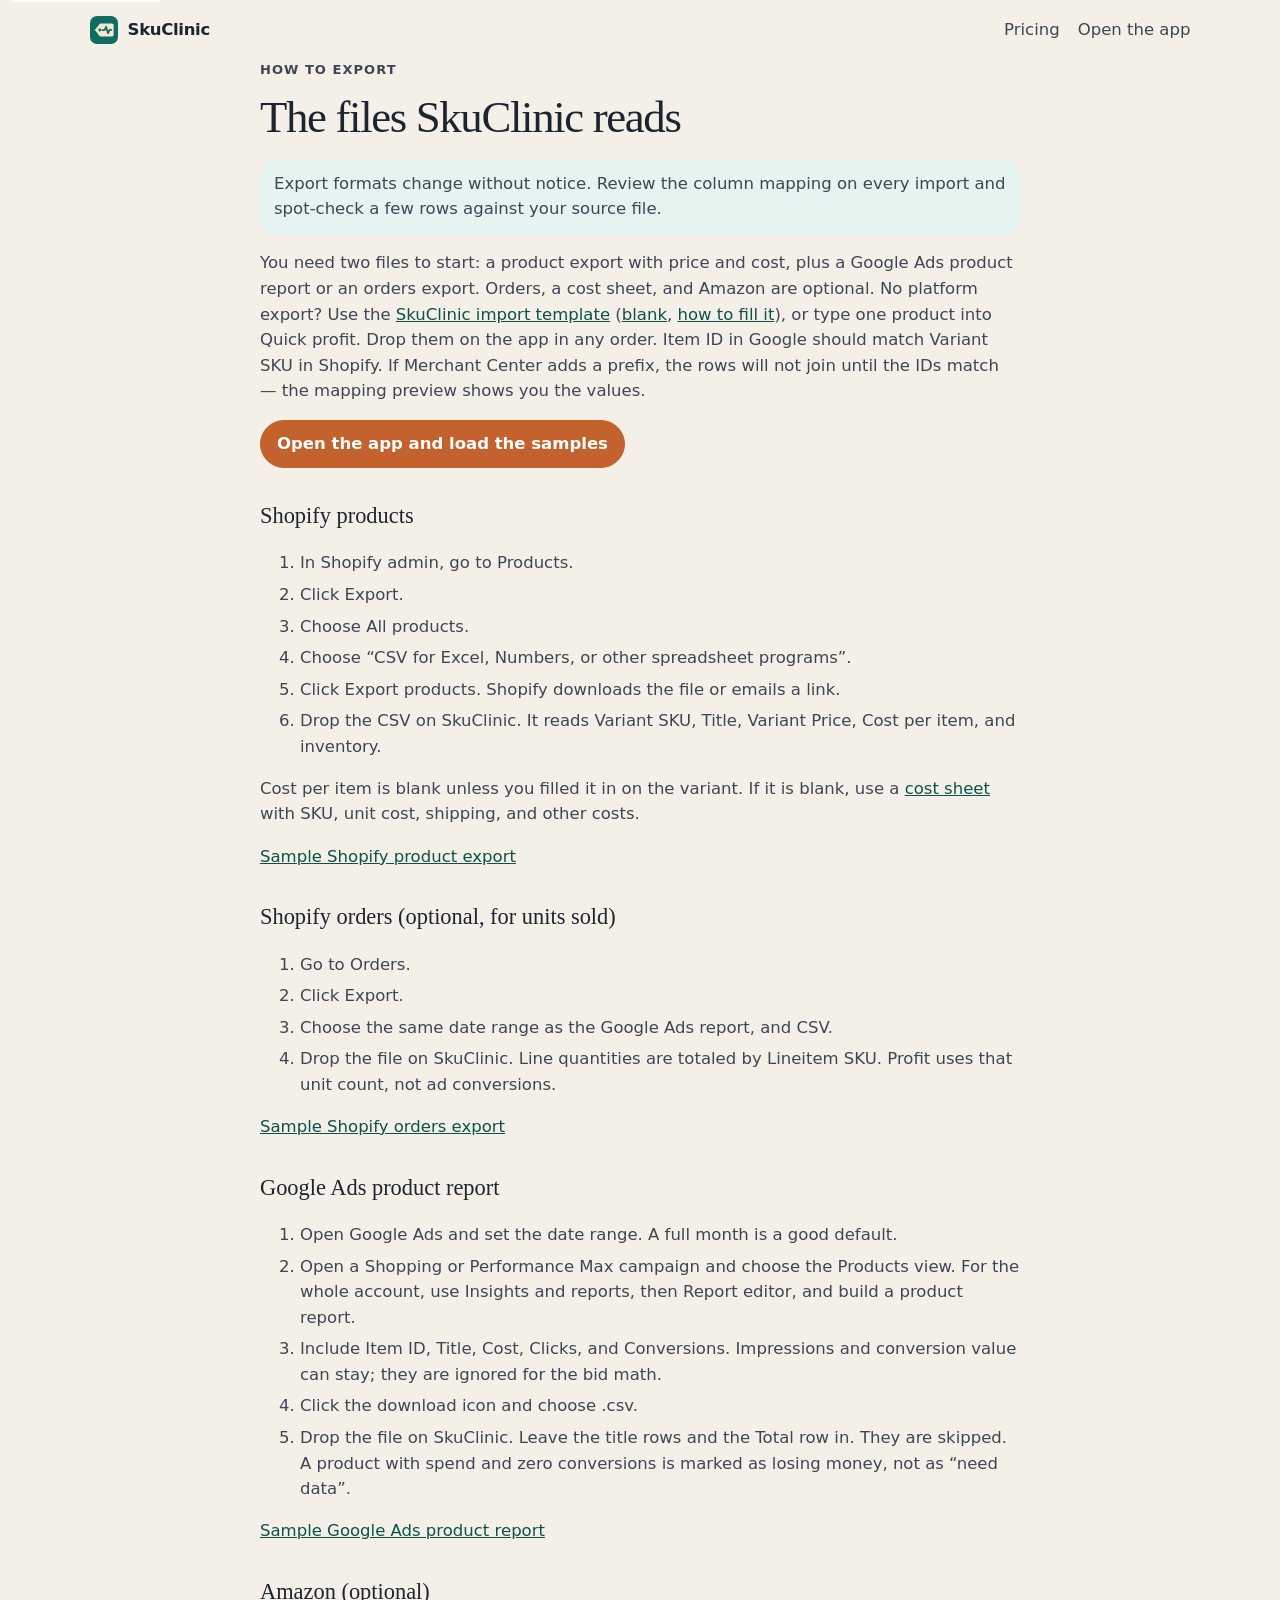
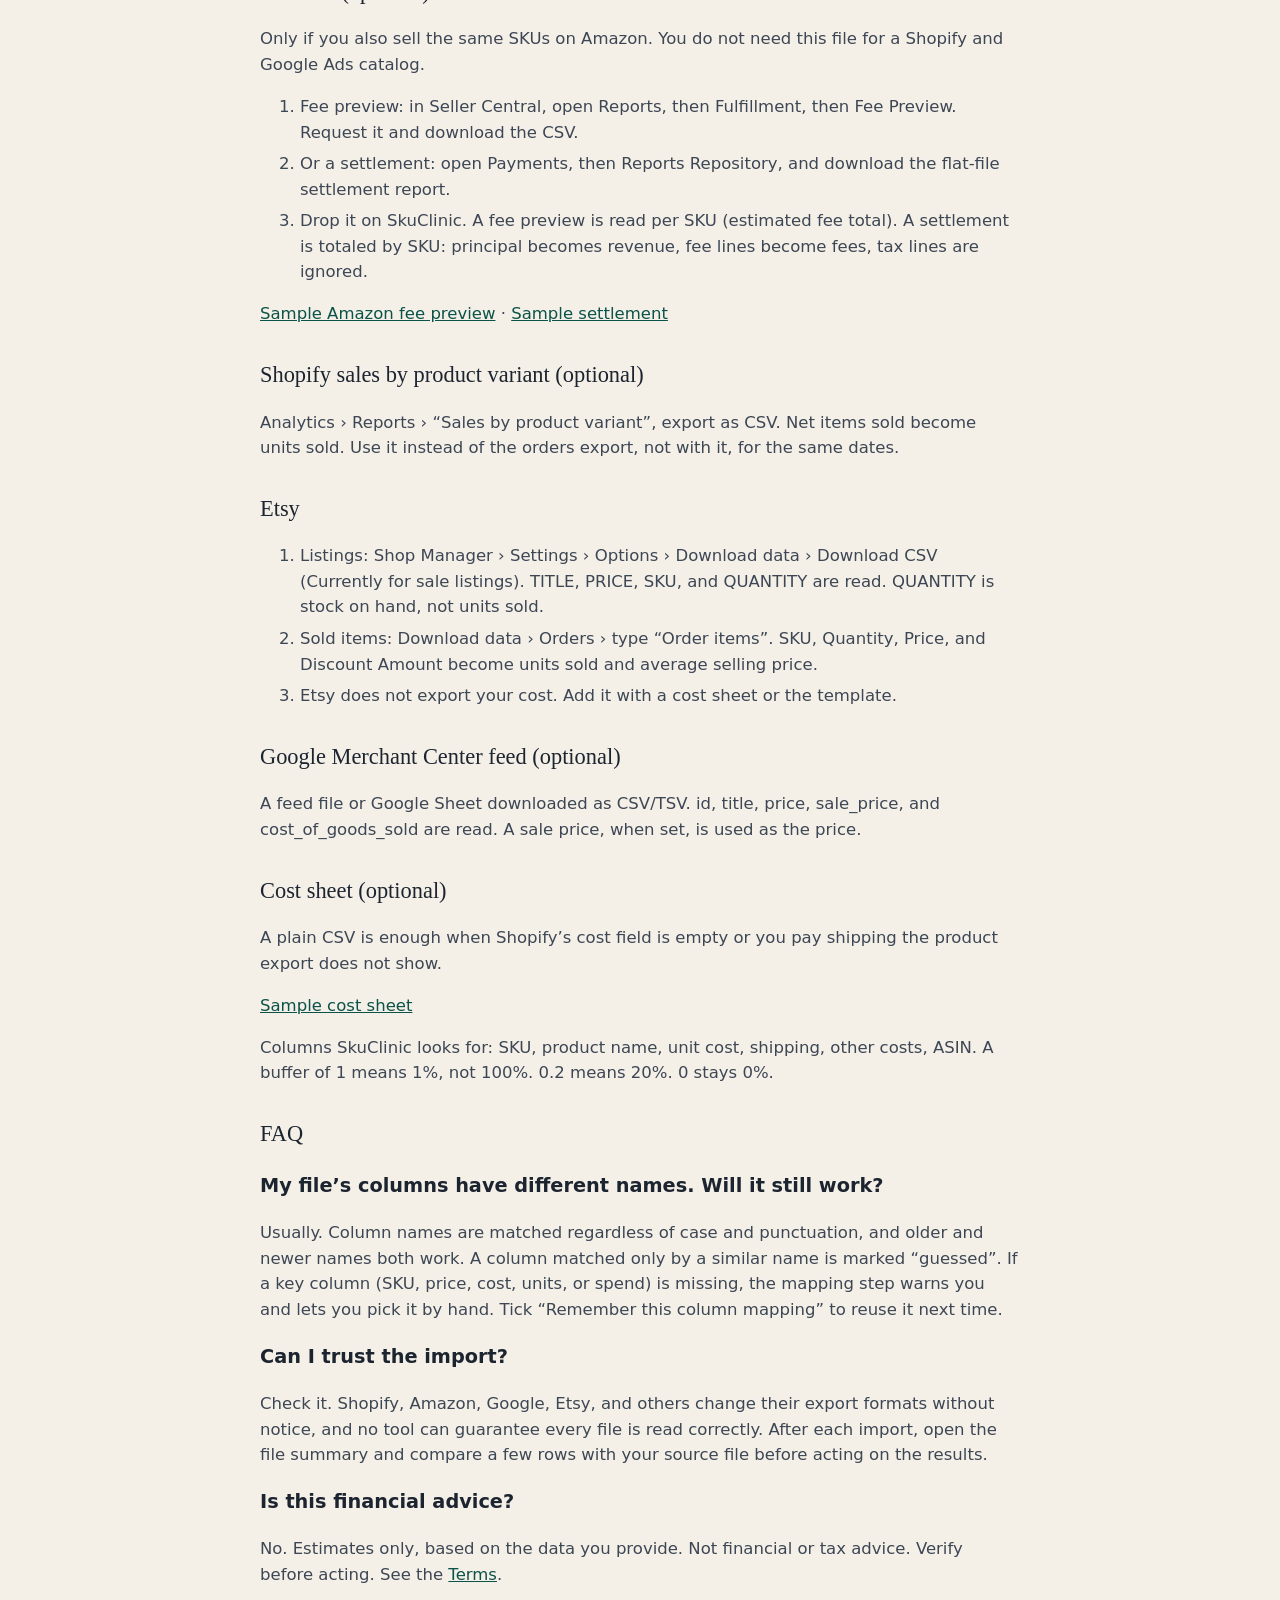
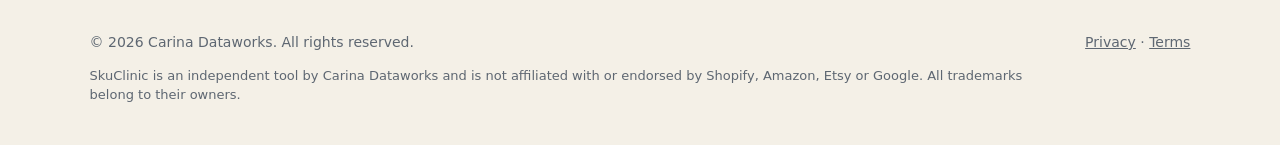
<file: guide.html>
<!DOCTYPE html>
<!--
  SkuClinic
  © 2026 Carina Dataworks. All rights reserved.
-->
<html lang="en">
<head>
<meta charset="UTF-8">
<meta name="viewport" content="width=device-width, initial-scale=1">
<meta http-equiv="Content-Security-Policy" content="default-src 'self'; script-src 'self' https://static.cloudflareinsights.com; style-src 'self'; img-src 'self' data: blob:; font-src 'self'; connect-src 'self' https://formsubmit.co https://script.google.com https://script.googleusercontent.com https://cloudflareinsights.com; object-src 'none'; base-uri 'none'; form-action https://formsubmit.co">
<meta name="theme-color" content="#0f6e62">
<title>How to export — SkuClinic</title>
<link rel="icon" href="favicon.svg">
<link rel="apple-touch-icon" href="apple-touch-icon.png">
<link rel="stylesheet" href="css/site.css">
</head>
<body>
<a class="skip" href="#main">Skip to content</a>
<header class="top">
  <a class="brand" href="index.html"><img src="favicon.svg" alt=""><span>SkuClinic</span></a>
  <nav class="nav">
    <a href="index.html#pricing">Pricing</a>
    <a href="app/">Open the app</a>
  </nav>
</header>
<main id="main" class="narrow prose">
  <p class="kicker">How to export</p>
  <h1>The files SkuClinic reads</h1>
  <p class="callout">Export formats change without notice. Review the column mapping on every import and spot-check a few rows against your source file.</p>
  <p>You need two files to start: a product export with price and cost, plus a Google Ads product report or an orders export. Orders, a cost sheet, and Amazon are optional. No platform export? Use the <a href="templates/skuclinic-blueprint-example.csv" download>SkuClinic import template</a> (<a href="templates/skuclinic-blueprint-blank.csv" download>blank</a>, <a href="templates/HOW-TO-FILL.md">how to fill it</a>), or type one product into Quick profit. Drop them on the app in any order. Item ID in Google should match Variant SKU in Shopify. If Merchant Center adds a prefix, the rows will not join until the IDs match — the mapping preview shows you the values.</p>
  <p><a class="btn primary" href="app/">Open the app and load the samples</a></p>

  <h2>Shopify products</h2>
  <ol>
    <li>In Shopify admin, go to Products.</li>
    <li>Click Export.</li>
    <li>Choose All products.</li>
    <li>Choose “CSV for Excel, Numbers, or other spreadsheet programs”.</li>
    <li>Click Export products. Shopify downloads the file or emails a link.</li>
    <li>Drop the CSV on SkuClinic. It reads Variant SKU, Title, Variant Price, Cost per item, and inventory.</li>
  </ol>
  <p>Cost per item is blank unless you filled it in on the variant. If it is blank, use a <a href="samples/cost-sheet.csv">cost sheet</a> with SKU, unit cost, shipping, and other costs.</p>
  <p><a href="samples/shopify-products.csv">Sample Shopify product export</a></p>

  <h2>Shopify orders (optional, for units sold)</h2>
  <ol>
    <li>Go to Orders.</li>
    <li>Click Export.</li>
    <li>Choose the same date range as the Google Ads report, and CSV.</li>
    <li>Drop the file on SkuClinic. Line quantities are totaled by Lineitem SKU. Profit uses that unit count, not ad conversions.</li>
  </ol>
  <p><a href="samples/shopify-orders.csv">Sample Shopify orders export</a></p>

  <h2>Google Ads product report</h2>
  <ol>
    <li>Open Google Ads and set the date range. A full month is a good default.</li>
    <li>Open a Shopping or Performance Max campaign and choose the Products view. For the whole account, use Insights and reports, then Report editor, and build a product report.</li>
    <li>Include Item ID, Title, Cost, Clicks, and Conversions. Impressions and conversion value can stay; they are ignored for the bid math.</li>
    <li>Click the download icon and choose .csv.</li>
    <li>Drop the file on SkuClinic. Leave the title rows and the Total row in. They are skipped. A product with spend and zero conversions is marked as losing money, not as “need data”.</li>
  </ol>
  <p><a href="samples/google-ads-product-report.csv">Sample Google Ads product report</a></p>

  <h2>Amazon (optional)</h2>
  <p>Only if you also sell the same SKUs on Amazon. You do not need this file for a Shopify and Google Ads catalog.</p>
  <ol>
    <li>Fee preview: in Seller Central, open Reports, then Fulfillment, then Fee Preview. Request it and download the CSV.</li>
    <li>Or a settlement: open Payments, then Reports Repository, and download the flat-file settlement report.</li>
    <li>Drop it on SkuClinic. A fee preview is read per SKU (estimated fee total). A settlement is totaled by SKU: principal becomes revenue, fee lines become fees, tax lines are ignored.</li>
  </ol>
  <p><a href="samples/amazon-fee-preview.csv">Sample Amazon fee preview</a> · <a href="samples/amazon-settlement.csv">Sample settlement</a></p>

  <h2>Shopify sales by product variant (optional)</h2>
  <p>Analytics › Reports › “Sales by product variant”, export as CSV. Net items sold become units sold. Use it instead of the orders export, not with it, for the same dates.</p>

  <h2>Etsy</h2>
  <ol>
    <li>Listings: Shop Manager › Settings › Options › Download data › Download CSV (Currently for sale listings). TITLE, PRICE, SKU, and QUANTITY are read. QUANTITY is stock on hand, not units sold.</li>
    <li>Sold items: Download data › Orders › type “Order items”. SKU, Quantity, Price, and Discount Amount become units sold and average selling price.</li>
    <li>Etsy does not export your cost. Add it with a cost sheet or the template.</li>
  </ol>

  <h2>Google Merchant Center feed (optional)</h2>
  <p>A feed file or Google Sheet downloaded as CSV/TSV. id, title, price, sale_price, and cost_of_goods_sold are read. A sale price, when set, is used as the price.</p>

  <h2>Cost sheet (optional)</h2>
  <p>A plain CSV is enough when Shopify’s cost field is empty or you pay shipping the product export does not show.</p>
  <p><a href="samples/cost-sheet.csv">Sample cost sheet</a></p>
  <p>Columns SkuClinic looks for: SKU, product name, unit cost, shipping, other costs, ASIN. A buffer of 1 means 1%, not 100%. 0.2 means 20%. 0 stays 0%.</p>

  <h2>FAQ</h2>
  <h3>My file’s columns have different names. Will it still work?</h3>
  <p>Usually. Column names are matched regardless of case and punctuation, and older and newer names both work. A column matched only by a similar name is marked “guessed”. If a key column (SKU, price, cost, units, or spend) is missing, the mapping step warns you and lets you pick it by hand. Tick “Remember this column mapping” to reuse it next time.</p>
  <h3>Can I trust the import?</h3>
  <p>Check it. Shopify, Amazon, Google, Etsy, and others change their export formats without notice, and no tool can guarantee every file is read correctly. After each import, open the file summary and compare a few rows with your source file before acting on the results.</p>
  <h3>Is this financial advice?</h3>
  <p>No. Estimates only, based on the data you provide. Not financial or tax advice. Verify before acting. See the <a href="terms.html">Terms</a>.</p>
</main>
<footer class="foot">
  <div>© 2026 Carina Dataworks. All rights reserved.</div>
  <div><a href="privacy.html">Privacy</a> · <a href="terms.html">Terms</a></div>
  <div class="foot-tm">SkuClinic is an independent tool by Carina Dataworks and is not affiliated with or endorsed by Shopify, Amazon, Etsy or Google. All trademarks belong to their owners.</div>
</footer>
<script src="config.js"></script>
<script src="js/analytics.js"></script>
</body>
</html>
</file>
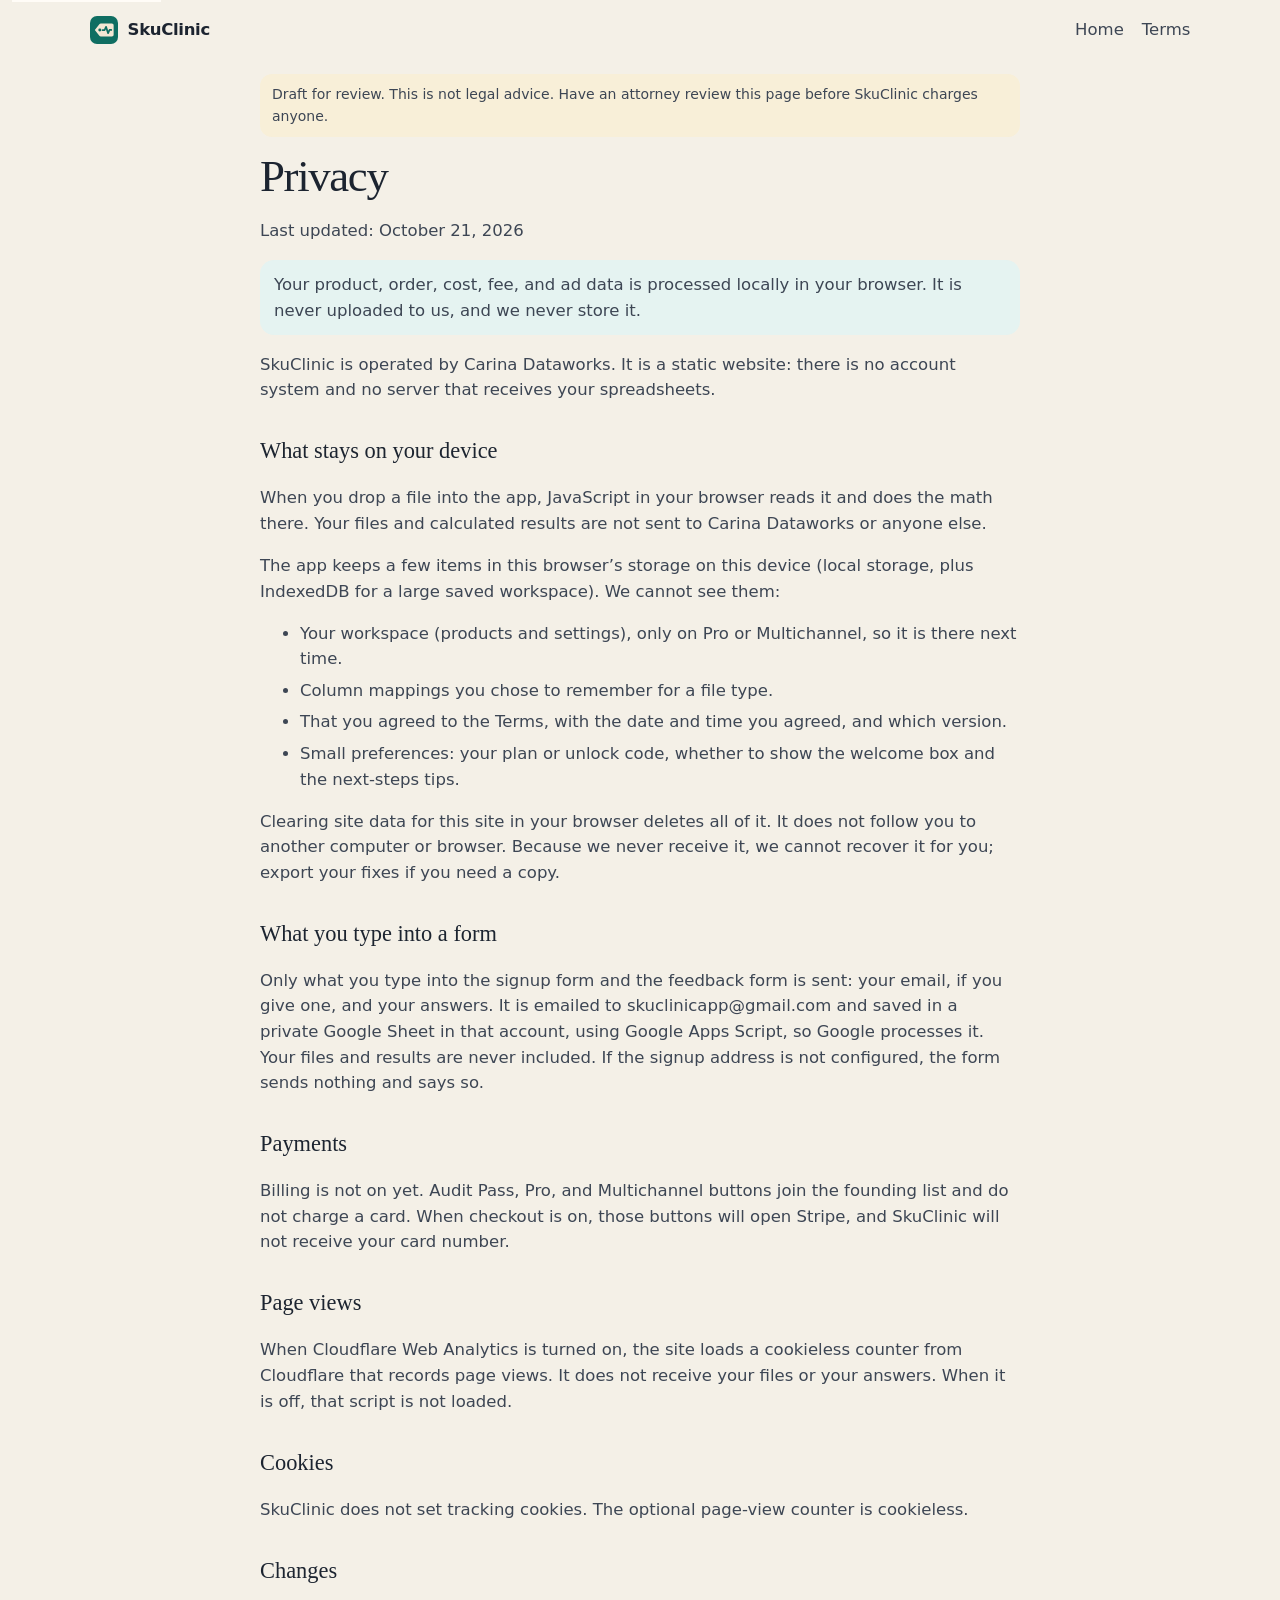
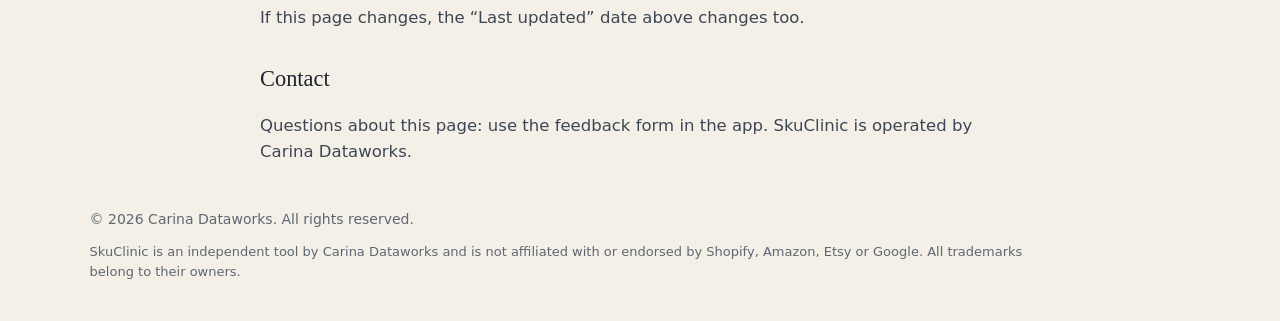
<file: privacy.html>
<!DOCTYPE html>
<!--
  SkuClinic
  © 2026 Carina Dataworks. All rights reserved.
-->
<html lang="en">
<head>
<meta charset="UTF-8">
<meta name="viewport" content="width=device-width, initial-scale=1">
<meta http-equiv="Content-Security-Policy" content="default-src 'self'; script-src 'self' https://static.cloudflareinsights.com; style-src 'self'; img-src 'self' data: blob:; font-src 'self'; connect-src 'self' https://formsubmit.co https://script.google.com https://script.googleusercontent.com https://cloudflareinsights.com; object-src 'none'; base-uri 'none'; form-action https://formsubmit.co">
<meta name="theme-color" content="#0f6e62">
<title>Privacy — SkuClinic</title>
<link rel="icon" href="favicon.svg">
<link rel="apple-touch-icon" href="apple-touch-icon.png">
<link rel="stylesheet" href="css/site.css">
</head>
<body>
<a class="skip" href="#main">Skip to content</a>
<header class="top">
  <a class="brand" href="index.html"><img src="favicon.svg" alt=""><span>SkuClinic</span></a>
  <nav class="nav"><a href="index.html">Home</a> <a href="terms.html">Terms</a></nav>
</header>
<main id="main" class="narrow prose">
  <p class="draft">Draft for review. This is not legal advice. Have an attorney review this page before SkuClinic charges anyone.</p>
  <h1>Privacy</h1>
  <p class="note">Last updated: October 21, 2026</p>
  <p class="callout">Your product, order, cost, fee, and ad data is processed locally in your browser. It is never uploaded to us, and we never store it.</p>
  <p>SkuClinic is operated by Carina Dataworks. It is a static website: there is no account system and no server that receives your spreadsheets.</p>
  <h2>What stays on your device</h2>
  <p>When you drop a file into the app, JavaScript in your browser reads it and does the math there. Your files and calculated results are not sent to Carina Dataworks or anyone else.</p>
  <p>The app keeps a few items in this browser’s storage on this device (local storage, plus IndexedDB for a large saved workspace). We cannot see them:</p>
  <ul>
    <li>Your workspace (products and settings), only on Pro or Multichannel, so it is there next time.</li>
    <li>Column mappings you chose to remember for a file type.</li>
    <li>That you agreed to the Terms, with the date and time you agreed, and which version.</li>
    <li>Small preferences: your plan or unlock code, whether to show the welcome box and the next-steps tips.</li>
  </ul>
  <p>Clearing site data for this site in your browser deletes all of it. It does not follow you to another computer or browser. Because we never receive it, we cannot recover it for you; export your fixes if you need a copy.</p>
  <h2>What you type into a form</h2>
  <p>Only what you type into the signup form and the feedback form is sent: your email, if you give one, and your answers. It is emailed to skuclinicapp@gmail.com and saved in a private Google Sheet in that account, using Google Apps Script, so Google processes it. Your files and results are never included. If the signup address is not configured, the form sends nothing and says so.</p>
  <h2>Payments</h2>
  <p>Billing is not on yet. Audit Pass, Pro, and Multichannel buttons join the founding list and do not charge a card. When checkout is on, those buttons will open Stripe, and SkuClinic will not receive your card number.</p>
  <h2>Page views</h2>
  <p>When Cloudflare Web Analytics is turned on, the site loads a cookieless counter from Cloudflare that records page views. It does not receive your files or your answers. When it is off, that script is not loaded.</p>
  <h2>Cookies</h2>
  <p>SkuClinic does not set tracking cookies. The optional page-view counter is cookieless.</p>
  <h2>Changes</h2>
  <p>If this page changes, the “Last updated” date above changes too.</p>
  <h2>Contact</h2>
  <p>Questions about this page: use the feedback form in the app. SkuClinic is operated by Carina Dataworks.</p>
</main>
<footer class="foot">
  <div>© 2026 Carina Dataworks. All rights reserved.</div>
  <div class="foot-tm">SkuClinic is an independent tool by Carina Dataworks and is not affiliated with or endorsed by Shopify, Amazon, Etsy or Google. All trademarks belong to their owners.</div>
</footer>
<script src="config.js"></script>
<script src="js/analytics.js"></script>
</body>
</html>
</file>
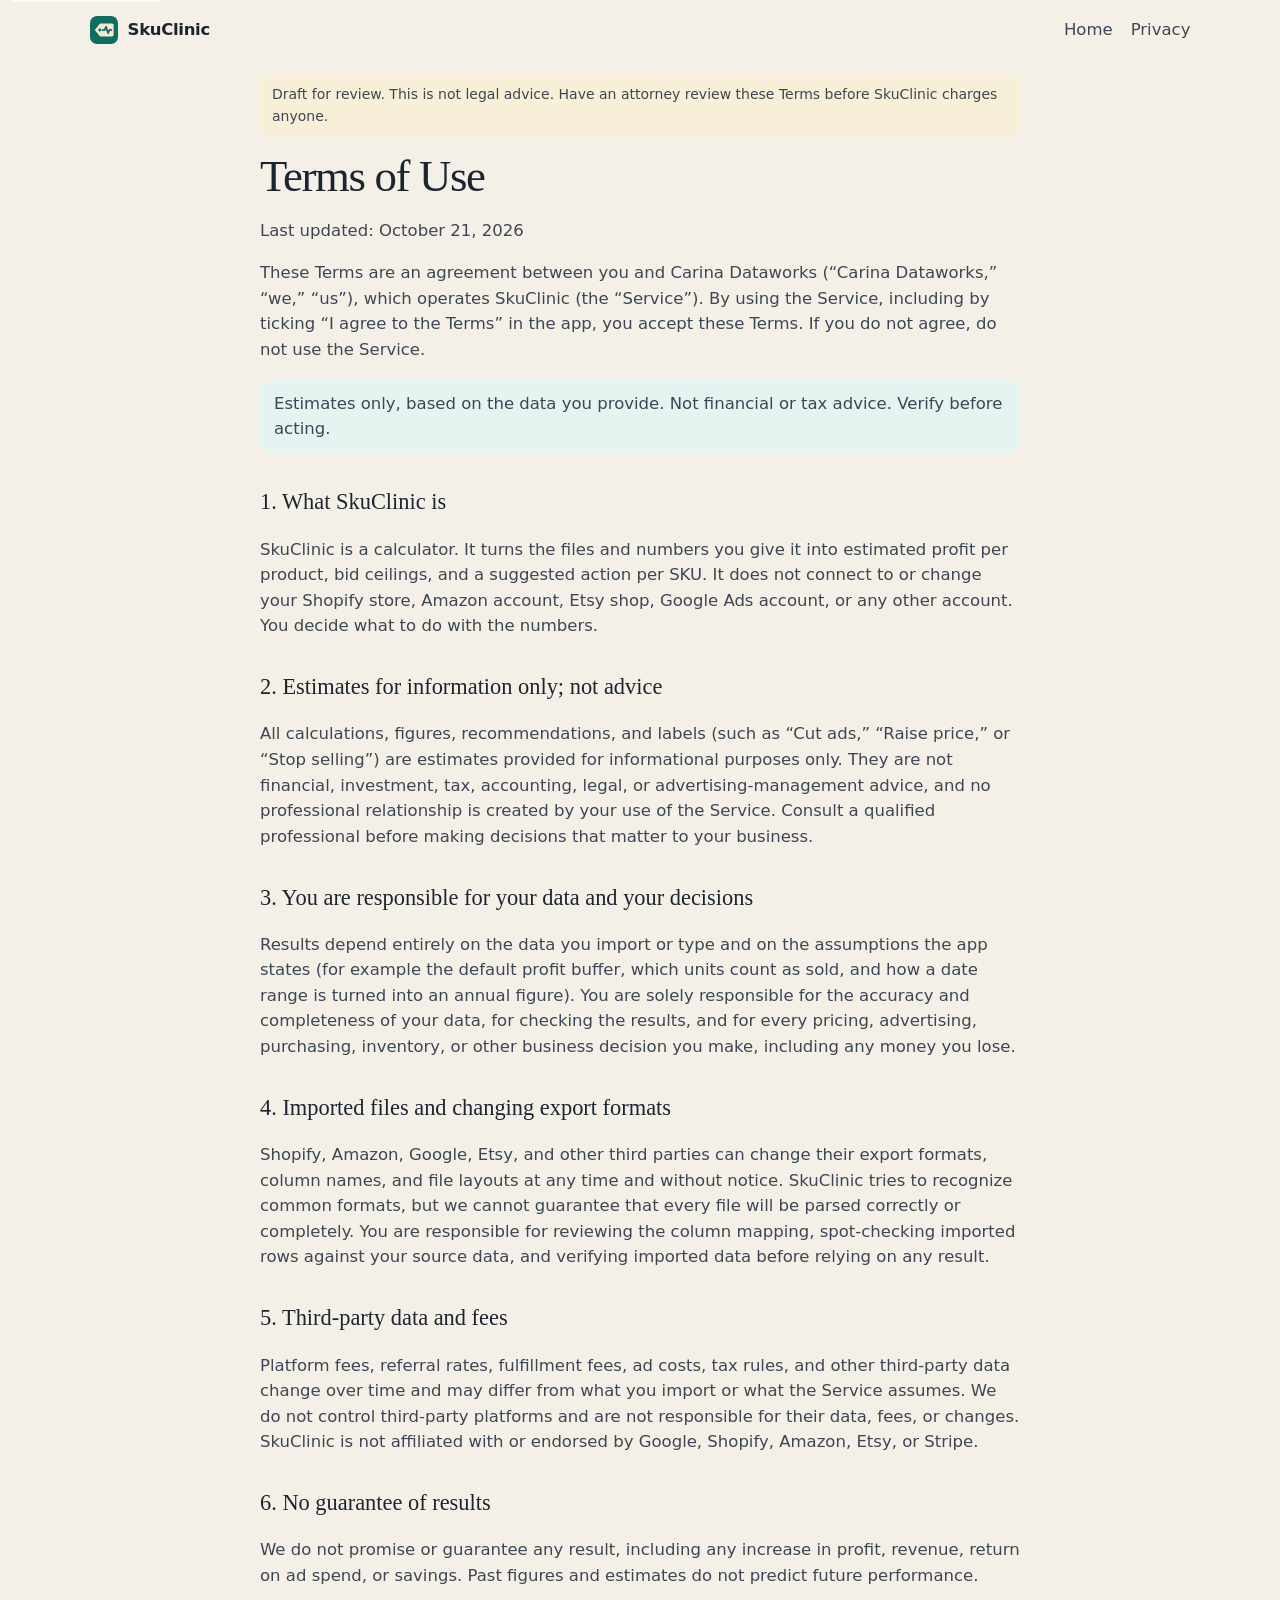
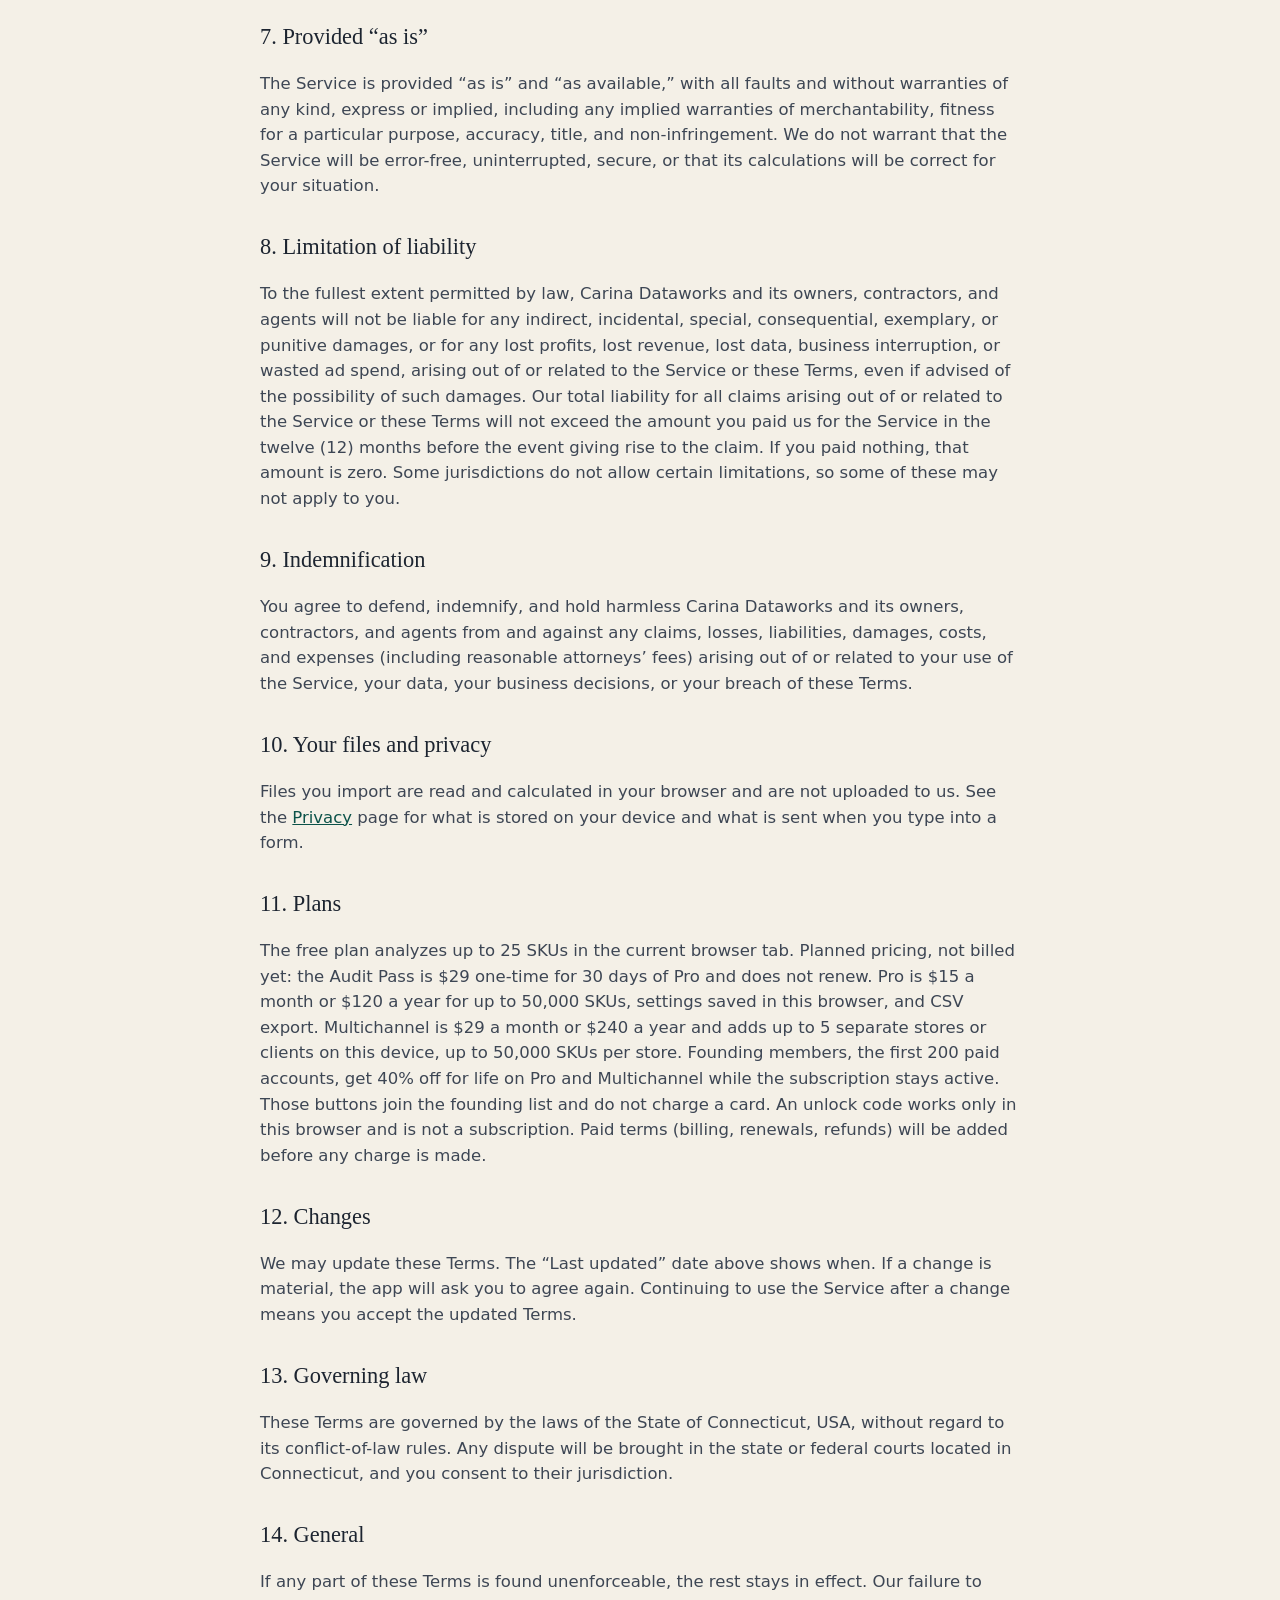
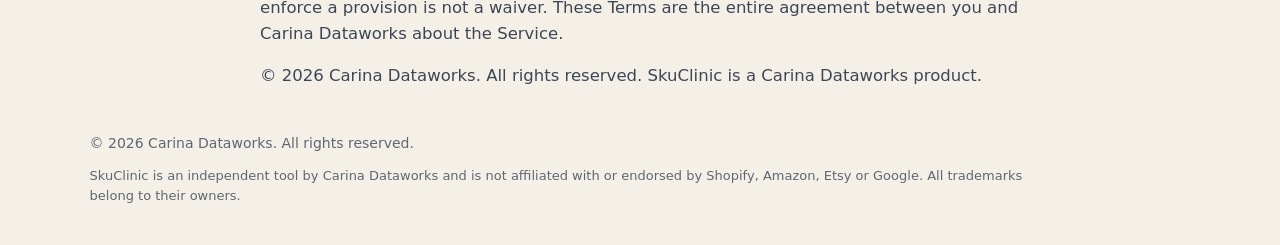
<file: terms.html>
<!DOCTYPE html>
<!--
  SkuClinic
  © 2026 Carina Dataworks. All rights reserved.
-->
<html lang="en">
<head>
<meta charset="UTF-8">
<meta name="viewport" content="width=device-width, initial-scale=1">
<meta http-equiv="Content-Security-Policy" content="default-src 'self'; script-src 'self' https://static.cloudflareinsights.com; style-src 'self'; img-src 'self' data: blob:; font-src 'self'; connect-src 'self' https://formsubmit.co https://script.google.com https://script.googleusercontent.com https://cloudflareinsights.com; object-src 'none'; base-uri 'none'; form-action https://formsubmit.co">
<meta name="theme-color" content="#0f6e62">
<title>Terms of Use — SkuClinic</title>
<link rel="icon" href="favicon.svg">
<link rel="apple-touch-icon" href="apple-touch-icon.png">
<link rel="stylesheet" href="css/site.css">
</head>
<body>
<a class="skip" href="#main">Skip to content</a>
<header class="top">
  <a class="brand" href="index.html"><img src="favicon.svg" alt=""><span>SkuClinic</span></a>
  <nav class="nav"><a href="index.html">Home</a> <a href="privacy.html">Privacy</a></nav>
</header>
<main id="main" class="narrow prose">
  <p class="draft">Draft for review. This is not legal advice. Have an attorney review these Terms before SkuClinic charges anyone.</p>
  <h1>Terms of Use</h1>
  <p class="note">Last updated: October 21, 2026</p>
  <p>These Terms are an agreement between you and Carina Dataworks (“Carina Dataworks,” “we,” “us”), which operates SkuClinic (the “Service”). By using the Service, including by ticking “I agree to the Terms” in the app, you accept these Terms. If you do not agree, do not use the Service.</p>
  <p class="callout">Estimates only, based on the data you provide. Not financial or tax advice. Verify before acting.</p>

  <h2>1. What SkuClinic is</h2>
  <p>SkuClinic is a calculator. It turns the files and numbers you give it into estimated profit per product, bid ceilings, and a suggested action per SKU. It does not connect to or change your Shopify store, Amazon account, Etsy shop, Google Ads account, or any other account. You decide what to do with the numbers.</p>

  <h2>2. Estimates for information only; not advice</h2>
  <p>All calculations, figures, recommendations, and labels (such as “Cut ads,” “Raise price,” or “Stop selling”) are estimates provided for informational purposes only. They are not financial, investment, tax, accounting, legal, or advertising-management advice, and no professional relationship is created by your use of the Service. Consult a qualified professional before making decisions that matter to your business.</p>

  <h2>3. You are responsible for your data and your decisions</h2>
  <p>Results depend entirely on the data you import or type and on the assumptions the app states (for example the default profit buffer, which units count as sold, and how a date range is turned into an annual figure). You are solely responsible for the accuracy and completeness of your data, for checking the results, and for every pricing, advertising, purchasing, inventory, or other business decision you make, including any money you lose.</p>

  <h2>4. Imported files and changing export formats</h2>
  <p>Shopify, Amazon, Google, Etsy, and other third parties can change their export formats, column names, and file layouts at any time and without notice. SkuClinic tries to recognize common formats, but we cannot guarantee that every file will be parsed correctly or completely. You are responsible for reviewing the column mapping, spot-checking imported rows against your source data, and verifying imported data before relying on any result.</p>

  <h2>5. Third-party data and fees</h2>
  <p>Platform fees, referral rates, fulfillment fees, ad costs, tax rules, and other third-party data change over time and may differ from what you import or what the Service assumes. We do not control third-party platforms and are not responsible for their data, fees, or changes. SkuClinic is not affiliated with or endorsed by Google, Shopify, Amazon, Etsy, or Stripe.</p>

  <h2>6. No guarantee of results</h2>
  <p>We do not promise or guarantee any result, including any increase in profit, revenue, return on ad spend, or savings. Past figures and estimates do not predict future performance.</p>

  <h2>7. Provided “as is”</h2>
  <p>The Service is provided “as is” and “as available,” with all faults and without warranties of any kind, express or implied, including any implied warranties of merchantability, fitness for a particular purpose, accuracy, title, and non-infringement. We do not warrant that the Service will be error-free, uninterrupted, secure, or that its calculations will be correct for your situation.</p>

  <h2>8. Limitation of liability</h2>
  <p>To the fullest extent permitted by law, Carina Dataworks and its owners, contractors, and agents will not be liable for any indirect, incidental, special, consequential, exemplary, or punitive damages, or for any lost profits, lost revenue, lost data, business interruption, or wasted ad spend, arising out of or related to the Service or these Terms, even if advised of the possibility of such damages. Our total liability for all claims arising out of or related to the Service or these Terms will not exceed the amount you paid us for the Service in the twelve (12) months before the event giving rise to the claim. If you paid nothing, that amount is zero. Some jurisdictions do not allow certain limitations, so some of these may not apply to you.</p>

  <h2>9. Indemnification</h2>
  <p>You agree to defend, indemnify, and hold harmless Carina Dataworks and its owners, contractors, and agents from and against any claims, losses, liabilities, damages, costs, and expenses (including reasonable attorneys’ fees) arising out of or related to your use of the Service, your data, your business decisions, or your breach of these Terms.</p>

  <h2>10. Your files and privacy</h2>
  <p>Files you import are read and calculated in your browser and are not uploaded to us. See the <a href="privacy.html">Privacy</a> page for what is stored on your device and what is sent when you type into a form.</p>

  <h2>11. Plans</h2>
  <p>The free plan analyzes up to 25 SKUs in the current browser tab. Planned pricing, not billed yet: the Audit Pass is $29 one-time for 30 days of Pro and does not renew. Pro is $15 a month or $120 a year for up to 50,000 SKUs, settings saved in this browser, and CSV export. Multichannel is $29 a month or $240 a year and adds up to 5 separate stores or clients on this device, up to 50,000 SKUs per store. Founding members, the first 200 paid accounts, get 40% off for life on Pro and Multichannel while the subscription stays active. Those buttons join the founding list and do not charge a card. An unlock code works only in this browser and is not a subscription. Paid terms (billing, renewals, refunds) will be added before any charge is made.</p>

  <h2>12. Changes</h2>
  <p>We may update these Terms. The “Last updated” date above shows when. If a change is material, the app will ask you to agree again. Continuing to use the Service after a change means you accept the updated Terms.</p>

  <h2>13. Governing law</h2>
  <p>These Terms are governed by the laws of the State of Connecticut, USA, without regard to its conflict-of-law rules. Any dispute will be brought in the state or federal courts located in Connecticut, and you consent to their jurisdiction.</p>

  <h2>14. General</h2>
  <p>If any part of these Terms is found unenforceable, the rest stays in effect. Our failure to enforce a provision is not a waiver. These Terms are the entire agreement between you and Carina Dataworks about the Service.</p>

  <p class="note">© 2026 Carina Dataworks. All rights reserved. SkuClinic is a Carina Dataworks product.</p>
</main>
<footer class="foot">
  <div>© 2026 Carina Dataworks. All rights reserved.</div>
  <div class="foot-tm">SkuClinic is an independent tool by Carina Dataworks and is not affiliated with or endorsed by Shopify, Amazon, Etsy or Google. All trademarks belong to their owners.</div>
</footer>
<script src="config.js"></script>
<script src="js/analytics.js"></script>
</body>
</html>
</file>
<file: css/site.css>
:root {
  --ink: #1c2430;
  --ink-soft: #3d4654;
  --muted: #5e6772;
  --line: #e2d9cc;
  --paper: #f4f0e7;
  --paper-2: #ebe4d6;
  --white: #fffcf7;
  --teal: #0f6e62;
  --teal-dark: #0b5249;
  --teal-soft: #e5f3f1;
  --copper: #c4622d;
  --copper-dark: #9a4318;
  --good: #146c43;
  --good-bg: #e5f4ec;
  --bad: #9f1d16;
  --bad-bg: #fde8e6;
  --warn: #8a5a00;
  --warn-bg: #f8efd8;
  --serif: Georgia, "Iowan Old Style", Palatino, "Palatino Linotype", serif;
  --sans: "Segoe UI", system-ui, -apple-system, sans-serif;
  --mono: ui-monospace, "SFMono-Regular", Menlo, Consolas, monospace;
  --shadow: 0 18px 50px rgba(28, 36, 48, 0.08);
  /* Spacing scale: use these for every gap and margin between boxes. */
  --sp-1: 4px;   /* inside a control */
  --sp-2: 8px;   /* between small inline buttons */
  --sp-3: 12px;  /* between items in one group (cards in a row, file summaries) */
  --sp-4: 16px;  /* between blocks (drop zone, tabs, panels, tables) */
  --sp-5: 24px;
  --sp-6: 32px;  /* between page sections */
}

* { box-sizing: border-box; }
html { scroll-behavior: smooth; }
body {
  margin: 0;
  background: var(--paper);
  color: var(--ink);
  font-family: var(--sans);
  font-size: 16.5px;
  line-height: 1.55;
}
img { max-width: 100%; }
a { color: var(--teal-dark); }
button, input, select { font: inherit; color: inherit; }
[hidden] { display: none !important; }

.skip {
  position: absolute;
  left: 12px;
  top: -40px;
  background: var(--white);
  padding: 8px 12px;
  z-index: 50;
}
.skip:focus { top: 12px; }

.top {
  display: flex;
  align-items: center;
  justify-content: space-between;
  gap: 16px;
  padding: 16px 7vw;
  flex-wrap: wrap;
}
.brand {
  display: flex;
  align-items: center;
  gap: 10px;
  color: var(--ink);
  text-decoration: none;
  font-weight: 650;
  letter-spacing: -0.02em;
}
.brand img { width: 28px; height: 28px; display: block; }
.nav { display: flex; gap: 18px; align-items: center; flex-wrap: wrap; }
.nav a, .nav button.linkish {
  color: var(--ink-soft);
  text-decoration: none;
  background: none;
  border: 0;
  padding: 0;
  cursor: pointer;
}
.nav a:hover, .nav button.linkish:hover { color: var(--teal-dark); }

.wrap { width: min(1200px, calc(100% - 48px)); margin: 0 auto; }
@media (min-width: 1500px) { .wrap { width: min(1360px, calc(100% - 64px)); } }
.narrow { width: min(760px, calc(100% - 40px)); margin: 0 auto; }

.hero { padding: 28px 0 20px; }
.kicker {
  color: var(--teal-dark);
  font-size: 13px;
  font-weight: 700;
  letter-spacing: 0.08em;
  text-transform: uppercase;
  margin: 0 0 12px;
}
h1 {
  font-family: var(--serif);
  font-weight: 500;
  font-size: clamp(2.1rem, 5vw, 3.5rem);
  line-height: 1.12;
  letter-spacing: -0.03em;
  margin: 0 0 16px;
}
.lede { font-size: 1.12rem; color: var(--ink-soft); max-width: 42rem; margin: 0 0 22px; }
.hero-actions { display: flex; gap: 12px; flex-wrap: wrap; margin-bottom: 28px; }

.btn {
  display: inline-flex;
  align-items: center;
  justify-content: center;
  min-height: 44px;
  padding: 10px 16px;
  border-radius: 999px;
  border: 1px solid var(--ink);
  background: var(--white);
  color: var(--ink);
  text-decoration: none;
  cursor: pointer;
  font-weight: 650;
}
.btn.primary { background: var(--copper); border-color: var(--copper); color: white; }
.btn.primary:hover { background: var(--copper-dark); }
.btn.teal { background: var(--teal); border-color: var(--teal); color: white; }
.btn.teal:hover { background: var(--teal-dark); }
.btn.quiet { background: transparent; }
.btn.is-disabled, .btn:disabled {
  background: var(--paper-2);
  border-color: var(--line);
  color: var(--muted);
  cursor: not-allowed;
}
.btn.small { min-height: 36px; padding: 6px 12px; font-size: 14px; }

.points {
  display: grid;
  grid-template-columns: repeat(4, 1fr);
  gap: 12px;
  margin: 0;
  padding: 0;
  list-style: none;
}
.points li {
  background: var(--white);
  border: 1px solid var(--line);
  border-radius: 14px;
  padding: 14px 14px 12px;
}
.points strong { display: block; font-size: 15px; margin-bottom: 4px; }
.points span { color: var(--muted); font-size: 14px; }

.hero-grid {
  display: grid;
  grid-template-columns: 1.2fr 0.8fr;
  gap: 28px;
  align-items: end;
  margin-bottom: 24px;
}
.fix-card {
  background: var(--ink);
  color: #f4efe6;
  border-radius: 18px;
  padding: 24px 22px 14px;
  box-shadow: var(--shadow);
}
.fix-card h2 { font-family: var(--serif); font-size: 1.25rem; font-weight: 500; margin: 0 0 14px; }
.fix-card table { width: 100%; border-collapse: collapse; font-size: 14px; }
.fix-card th { text-align: left; color: #c8bfb2; font-weight: 600; font-size: 12px; padding: 10px 6px 8px; }
.fix-card td { padding: 9px 6px; border-top: 1px solid rgba(255,255,255,0.08); vertical-align: top; }
.tag {
  display: inline-block;
  border-radius: 999px;
  padding: 2px 8px;
  font-size: 12px;
  font-weight: 700;
  background: #3a2a22;
  color: #f2c7a4;
}
.tag.bad { background: #3d2220; color: #f3b2ac; }
.tag.ok { background: #1d3330; color: #b7e0d4; }

section { padding: 34px 0; }
h2.sec {
  font-family: var(--serif);
  font-weight: 500;
  font-size: clamp(1.7rem, 3vw, 2.3rem);
  letter-spacing: -0.03em;
  margin: 0 0 10px;
}
.sub { color: var(--ink-soft); margin-top: 0; max-width: 40rem; }

.steps, .feature-grid, .price-grid, .faq { 
  display: grid;
  gap: 14px;
}
.steps { grid-template-columns: repeat(3, 1fr); }
.feature-grid { grid-template-columns: 1fr 1fr; }
.price-grid { grid-template-columns: repeat(3, 1fr); align-items: stretch; }
.card, .step, .price, details {
  background: var(--white);
  border: 1px solid var(--line);
  border-radius: 16px;
  padding: 16px 16px 14px;
}
.step em {
  font-style: normal;
  font-family: var(--serif);
  font-size: 1.8rem;
  color: var(--copper);
  display: block;
  line-height: 1;
  margin-bottom: 8px;
}
.step h3, .card h3, .price h3 { margin: 0 0 6px; font-size: 1.05rem; }
.step p, .card p { margin: 0; color: var(--ink-soft); }

.bill-toggle {
  display: inline-flex;
  background: var(--white);
  border: 1px solid var(--line);
  border-radius: 999px;
  padding: 4px;
  margin: 8px 0 18px;
}
.bill-toggle button {
  border: 0;
  background: transparent;
  border-radius: 999px;
  padding: 8px 14px;
  cursor: pointer;
  color: var(--muted);
}
.bill-toggle button.on { background: var(--ink); color: white; }

.price .amount {
  font-family: var(--serif);
  font-size: 2.4rem;
  margin: 8px 0 0;
  letter-spacing: -0.03em;
}
.price .per { color: var(--muted); margin: 0; }
.planned-price { color: var(--copper-dark); font-size: 13px; font-weight: 700; margin: 2px 0 10px; }
.founding { color: var(--ink-soft); margin-top: 0; }
.price ul { margin: 0 0 16px; padding-left: 18px; color: var(--ink-soft); }
.price.featured { border-color: var(--teal); box-shadow: var(--shadow); }
.price .who { font-size: 13px; color: var(--teal-dark); font-weight: 700; letter-spacing: 0.04em; text-transform: uppercase; }

.privacy-band {
  background: var(--teal);
  color: #f3faf8;
  border-radius: 18px;
  padding: 22px 22px;
}
.privacy-band h2 { font-family: var(--serif); font-weight: 500; margin: 0 0 8px; }
.privacy-band p { margin: 0; max-width: 40rem; }

details { margin-bottom: 10px; }
summary { cursor: pointer; font-weight: 700; }
details p { margin: 8px 0 0; color: var(--ink-soft); }

.signup {
  display: flex;
  gap: 10px;
  flex-wrap: wrap;
  align-items: flex-end;
  margin-top: 12px;
}
.signup .field { flex: 1; min-width: 220px; display: flex; flex-direction: column; gap: 4px; font-size: 13px; color: var(--muted); }
.signup input {
  width: 100%;
  min-height: 44px;
  border-radius: 999px;
  border: 1px solid var(--line);
  padding: 10px 14px;
  background: var(--white);
}
.signup-form { display: flex; flex-direction: column; gap: 14px; max-width: 36rem; margin-top: 12px; }
.signup-form .field { display: flex; flex-direction: column; gap: 6px; font-size: 14px; }
.signup-form input, .signup-form select, .signup-form textarea {
  width: 100%;
  border: 1px solid var(--line);
  border-radius: 12px;
  padding: 10px 12px;
  background: var(--white);
  font: inherit;
}
.choice { border: 0; margin: 0; padding: 0; display: flex; gap: 16px; flex-wrap: wrap; }
.choice legend { width: 100%; font-weight: 700; padding: 0; margin: 0 0 4px; }
.optional { color: var(--muted); font-weight: 500; }
.hp { position: absolute; left: -10000px; width: 1px; height: 1px; overflow: hidden; }
.msg-ok { color: var(--good); }
.msg-bad { color: var(--bad); }
.note { color: var(--muted); }
.draft {
  background: var(--warn-bg);
  color: #5c4308;
  border-radius: 12px;
  padding: 10px 12px;
  font-size: 14px;
}
.foot {
  padding: 28px 7vw 40px;
  color: var(--muted);
  display: flex;
  justify-content: space-between;
  gap: 12px;
  flex-wrap: wrap;
  font-size: 14px;
}
.foot a { color: var(--muted); }
.foot .foot-tm { flex: 1 0 100%; max-width: 72em; font-size: 13px; line-height: 1.5; }

.prose h1 { font-size: clamp(2rem, 4vw, 2.8rem); }
.prose h2 { font-family: var(--serif); font-weight: 500; font-size: 1.4rem; margin: 1.4em 0 0.4em; }
.prose p, .prose li { color: var(--ink-soft); }
.prose ol li, .prose ul li { margin: 6px 0; }
.callout {
  background: var(--teal-soft);
  border-radius: 14px;
  padding: 12px 14px;
  color: var(--ink);
}

@media (max-width: 860px) {
  .hero-grid, .points, .steps, .feature-grid, .price-grid { grid-template-columns: 1fr; }
  .top { padding: 14px 20px; }
  .wrap, .narrow { width: min(1080px, calc(100% - 32px)); }
}

.cred { background: var(--paper, #f6f3ee); border-left: 3px solid var(--teal); padding: 10px 12px; border-radius: 10px; max-width: 42rem; margin: 0 0 18px; color: var(--ink-soft); }

/* Spacing scale applied to the marketing and docs pages. */
.steps, .feature-grid, .price-grid, .faq { gap: var(--sp-4); }
.privacy-band { margin: var(--sp-6) 0; }
.hero-actions { gap: var(--sp-3); }
.faq details { margin: 0; }
#signup { margin-top: var(--sp-6); }

/* Four plans: 4 columns on wide screens, 2 on laptops and tablets, 1 on phones. */
.price-grid { grid-template-columns: repeat(4, minmax(0, 1fr)); }
.price { display: flex; flex-direction: column; }
.price ul { flex: 1; }
.price .btn { align-self: stretch; justify-content: center; white-space: normal; text-align: center; margin-top: auto; }
@media (max-width: 1100px) { .price-grid { grid-template-columns: repeat(2, minmax(0, 1fr)); } }
@media (max-width: 640px) { .price-grid { grid-template-columns: 1fr; } }
</file>
<file: css/app.css>
.app-main { width: min(1760px, calc(100% - 40px)); margin: 0 auto; padding-bottom: 48px; }
.app-intro h1 { font-size: clamp(1.8rem, 3vw, 2.4rem); margin-bottom: 6px; }
.app-intro p { margin: 0 0 14px; color: var(--ink-soft); max-width: 46rem; }

.plan-cluster { display: flex; gap: 8px; align-items: center; flex-wrap: wrap; }
.plan-pill {
  border-radius: 999px;
  border: 1px solid var(--line);
  background: var(--white);
  padding: 6px 12px;
  cursor: pointer;
  font-weight: 700;
}
.store-select, .text-input, .select {
  min-height: 38px;
  border: 1px solid var(--line);
  border-radius: 10px;
  background: var(--white);
  padding: 6px 8px;
}

.drop-zone {
  border: 1.5px dashed var(--teal);
  background: var(--teal-soft);
  border-radius: 16px;
  padding: 18px;
  display: flex;
  justify-content: space-between;
  gap: 16px;
  align-items: center;
  flex-wrap: wrap;
}
.drop-zone.hot { background: #d5ebe7; }
.drop-zone p { margin: 0; }
.drop-actions { display: flex; gap: 8px; flex-wrap: wrap; }
#fileInput { display: none; }

.status { min-height: 1.2em; }
.status p { margin: 4px 0; font-size: 14px; }
.status .bad { color: var(--bad); }

.tabs { display: flex; gap: 8px; margin: 16px 0; flex-wrap: wrap; }
.tab {
  border: 1px solid var(--line);
  background: transparent;
  border-radius: 999px;
  padding: 8px 14px;
  cursor: pointer;
}
.tab.on { background: var(--ink); color: white; border-color: var(--ink); }

.save-bar { margin-bottom: 10px; }
.panel {
  background: var(--white);
  border: 1px solid var(--line);
  border-radius: 16px;
  padding: 14px;
  margin-bottom: 12px;
}
.panel h2 { font-size: 1.05rem; margin: 0 0 8px; }
.row { display: flex; gap: 12px; flex-wrap: wrap; align-items: flex-end; }
.field { display: flex; flex-direction: column; gap: 4px; font-size: 13px; color: var(--muted); }
.field input {
  min-height: 38px;
  border: 1px solid var(--line);
  border-radius: 10px;
  padding: 6px 8px;
  width: 120px;
  background: var(--white);
  font-family: var(--mono);
}
.modal .field input, .modal .text-input, .modal textarea { width: 100%; max-width: 420px; font: inherit; }
.modal textarea { border: 1px solid var(--line); border-radius: 10px; padding: 8px; background: var(--white); }
.note { color: var(--muted); font-size: 13px; max-width: 46rem; }

.stats { display: flex; gap: 10px; flex-wrap: wrap; margin-bottom: 12px; }
.stat {
  flex: 1;
  min-width: 140px;
  background: var(--white);
  border: 1px solid var(--line);
  border-radius: 14px;
  padding: 12px;
}
.stat .label { color: var(--muted); font-size: 12px; font-weight: 700; letter-spacing: 0.03em; text-transform: uppercase; }
.stat .value { font-family: var(--serif); font-size: 1.6rem; }
.pos { color: var(--good); }
.neg { color: var(--bad); }

.toolbar { display: flex; gap: 10px; justify-content: space-between; align-items: center; flex-wrap: wrap; margin-bottom: 8px; }
.search {
  flex: 1;
  min-width: 180px;
  max-width: 320px;
  min-height: 38px;
  border-radius: 999px;
  border: 1px solid var(--line);
  padding: 6px 12px;
  background: var(--white);
}
.pager { display: flex; gap: 6px; align-items: center; flex-wrap: wrap; font-size: 13px; color: var(--muted); }
.pager button, .select.tiny { min-height: 32px; border-radius: 8px; border: 1px solid var(--line); background: var(--white); padding: 4px 8px; cursor: pointer; }
.pager button:disabled { opacity: 0.4; cursor: default; }

.table-scroll { overflow-x: auto; }
table.data { width: 100%; border-collapse: collapse; font-size: 13px; }
table.data th {
  text-align: left;
  font-size: 11px;
  letter-spacing: 0.03em;
  text-transform: uppercase;
  color: var(--muted);
  padding: 8px 6px;
  border-bottom: 1px solid var(--line);
  white-space: nowrap;
  position: sticky;
  top: 0;
  background: var(--white);
}
table.data td { padding: 6px; border-bottom: 1px solid var(--line); vertical-align: middle; white-space: nowrap; }
table.data td input {
  width: 100%;
  min-width: 64px;
  border: 1px solid transparent;
  background: transparent;
  border-radius: 8px;
  padding: 6px;
  font-family: var(--mono);
  font-size: 13px;
}
table.data td input:focus { outline: 2px solid var(--teal); background: var(--white); }
table.data input[data-field="name"] { min-width: 140px; }
table.data input[data-field="upc"] { min-width: 108px; }
.main-row { border-left: 3px solid transparent; }
.stripe-up { border-left-color: var(--good); }
.stripe-hold { border-left-color: var(--warn); }
.stripe-down { border-left-color: var(--bad); }
.stripe-stock { border-left-color: var(--teal); }
.stripe-wait { border-left-color: var(--line); }
.calc { font-family: var(--mono); color: var(--ink-soft); }
.sort { cursor: pointer; background: none; border: 0; padding: 0; color: inherit; font: inherit; letter-spacing: inherit; text-transform: inherit; }

.badge, .conf {
  display: inline-block;
  border-radius: 999px;
  padding: 3px 8px;
  font-size: 12px;
  font-weight: 700;
  margin-right: 4px;
}
.good { background: var(--good-bg); color: var(--good); }
.bad { background: var(--bad-bg); color: var(--bad); }
.warn { background: var(--warn-bg); color: var(--warn); }
.info { background: var(--teal-soft); color: var(--teal-dark); }
.mute { background: var(--paper-2); color: var(--muted); }
.conf { font-weight: 700; }
.conf.low { background: var(--bad-bg); color: var(--bad); }
.conf.med { background: var(--warn-bg); color: var(--warn); }
.conf.high { background: var(--good-bg); color: var(--good); }

.gauge { display: inline-block; width: 54px; height: 6px; background: var(--paper-2); border-radius: 99px; overflow: hidden; vertical-align: middle; }
.gauge i { display: block; height: 100%; }
.gauge i.tone-good { background: var(--good); }
.gauge i.tone-bad { background: var(--bad); }
.gauge i.tone-warn { background: var(--warn); }
.gauge i.tone-info { background: var(--teal); }

.icon-btn { border: 0; background: none; cursor: pointer; color: var(--muted); font-size: 18px; padding: 0 6px; }
.icon-btn:hover { color: var(--bad); }

.advanced-row td { background: var(--paper); white-space: normal; }
.adv-grid { display: flex; gap: 22px; flex-wrap: wrap; }
.adv-col { min-width: 200px; }
.adv-col h3 { margin: 0 0 8px; font-size: 12px; letter-spacing: 0.04em; text-transform: uppercase; color: var(--muted); }
.mini { width: 100%; border-collapse: collapse; }
.mini input { width: 72px; }
.mini tr.best td { background: var(--good-bg); }
.mini tr.worst td { background: var(--bad-bg); }

.mode-btn.on { background: var(--teal); color: white; border-color: var(--teal); }
.compare { display: flex; gap: 12px; align-items: stretch; flex-wrap: wrap; margin-top: 12px; }
.compare .card { flex: 1; min-width: 180px; text-align: center; }
.compare .big { font-family: var(--serif); font-size: 1.6rem; }
.banner { margin-top: 10px; border-radius: 12px; padding: 10px; text-align: center; font-weight: 700; }
.banner.pos { background: var(--good-bg); color: var(--good); }
.banner.neg { background: var(--bad-bg); color: var(--bad); }

.map-grid { display: grid; grid-template-columns: repeat(auto-fill, minmax(180px, 1fr)); gap: 8px; margin: 10px 0; }
.overlay {
  position: fixed;
  inset: 0;
  background: rgba(28, 36, 48, 0.55);
  display: flex;
  align-items: center;
  justify-content: center;
  padding: 16px;
  z-index: 30;
}
.modal {
  background: var(--white);
  border-radius: 18px;
  width: min(860px, 100%);
  max-height: min(90vh, 900px);
  overflow: auto;
  padding: 18px;
  box-shadow: var(--shadow);
}
.modal h2 { font-family: var(--serif); font-weight: 500; margin: 0 0 8px; }
.modal-actions { display: flex; gap: 8px; justify-content: flex-end; flex-wrap: wrap; margin-top: 12px; }
.warn-text { color: var(--bad); font-size: 14px; }
.help-nav { display: flex; gap: 8px; flex-wrap: wrap; margin: 8px 0 14px; }
.help-nav a { background: var(--teal-soft); color: var(--teal-dark); text-decoration: none; border-radius: 999px; padding: 4px 10px; font-size: 13px; }
.formula { font-family: var(--mono); background: var(--paper); border-radius: 10px; padding: 10px; font-size: 13px; }

.reason { white-space: normal; min-width: 220px; color: var(--ink-soft); font-size: 12.5px; }

/* checkboxes inside labels are never stretched like text inputs */
.check-field { display: flex; gap: 8px; align-items: flex-start; font-size: 13px; color: var(--ink-soft); }
.check-field input[type="checkbox"], .field input[type="checkbox"] { width: 18px; height: 18px; min-height: 0; margin: 1px 0 0; flex: none; }
.linkish { background: none; border: 0; padding: 0; color: var(--teal-dark); text-decoration: underline; cursor: pointer; font: inherit; }
.optional { font-weight: 400; color: var(--muted); font-size: 12px; }

.accuracy { color: var(--warn); }
.disclaimer { font-size: 12.5px; color: var(--muted); border-top: 1px dashed var(--line); padding-top: 8px; margin-top: 10px; }
.print-only { display: none; }

.checklist { margin-top: 8px; }
.check-title { font-size: 13px; font-weight: 700; margin: 0 0 4px; }
.check-list { list-style: none; padding: 0; margin: 0; font-size: 13px; display: grid; gap: 2px; }
.check-list .done { color: var(--good); }
.check-list .part { color: var(--warn); }
.check-list .need { color: var(--ink-soft); }
.check-list .opt { color: var(--muted); }

.coach { position: relative; background: var(--teal-soft); border: 1px solid var(--teal); border-radius: 14px; padding: 12px 40px 12px 14px; margin: 0 0 12px; }
.coach ol { margin: 6px 0 0; padding-left: 20px; }
.coach li { margin: 3px 0; }
.coach .icon-btn { position: absolute; right: 8px; top: 6px; }

details.panel > summary { cursor: pointer; list-style: revert; }
details.panel > summary h2 { display: inline; }
details.panel[open] > summary { margin-bottom: 8px; }

.file-summary { background: var(--white); border: 1px solid var(--line); border-radius: 12px; padding: 8px 12px; margin: 6px 0; font-size: 13px; }
.file-summary.has-warn { border-color: var(--warn); }
.file-summary summary { cursor: pointer; font-weight: 700; }
.file-summary p { margin: 4px 0; }

.map-grid .missing { color: var(--bad); font-weight: 700; }
.map-grid .missing select { border-color: var(--bad); }
.map-grid .guessed { color: var(--warn); }
.map-grid .guessed select { border-color: var(--warn); }
.saved-note { background: var(--teal-soft); border-radius: 8px; padding: 6px 8px; }

.rec-why { white-space: normal; font-size: 12px; color: var(--warn); max-width: 260px; }
th[title] { cursor: help; }
.tip { font-size: 10px; color: var(--muted); }

.qp-grid { display: grid; grid-template-columns: repeat(auto-fill, minmax(170px, 1fr)); gap: 10px; align-items: end; margin: 10px 0; }
.qp-grid .field input { width: 100%; }
.choice { border: 1px solid var(--line); border-radius: 10px; padding: 6px 10px; display: flex; gap: 10px; flex-wrap: wrap; font-size: 13px; }

.cred { background: var(--paper); border-left: 3px solid var(--teal); padding: 8px 10px; border-radius: 8px; }
.welcome-steps { padding-left: 20px; }
.welcome-steps li { margin: 6px 0; }
.agree { margin-top: 8px; }

@media print {
  .top, .drop-zone, .tabs, .toolbar, .save-bar, #impactPanel, .coach, .status, .toasts, .overlay, .nav, .row button, .pager, .search { display: none !important; }
  .print-only { display: block; margin-top: 8px; }
  .table-scroll { overflow: visible; }
  table.data { font-size: 10px; }
  .disclaimer { color: #000; }
}

@media (max-width: 720px) {
  .app-main { width: calc(100% - 20px); }
  .drop-zone { align-items: stretch; }
  .field input { width: 100%; }
  .modal { padding: 14px; }
}

/* Readable reasons: wrap long text instead of clipping it. */
table.data th { white-space: normal; vertical-align: bottom; }
table.data td.reason { white-space: normal; min-width: 240px; max-width: 420px; line-height: 1.35; }
table.data td.name { white-space: normal; min-width: 110px; max-width: 180px; }
#viewBid table.data td { padding: 6px 4px; }
#viewBid table.data th { padding: 8px 4px; }
table.data td input { min-width: 46px; padding: 6px 4px; }
table.data input[data-field="name"] { min-width: 92px; }
table.data input[data-field="upc"] { min-width: 80px; }
.row-tools .icon-btn { padding: 0 3px; }
#viewBid .gauge { width: 40px; }
table.data td[data-out="rec"] { white-space: normal; min-width: 150px; max-width: 190px; }
table.data td[data-out="rec"] .badge { white-space: normal; margin-bottom: 2px; }
table.data td[data-out="rec"], table.data th.rec-col {
  position: sticky; right: 0; background: var(--white); box-shadow: -6px 0 6px -6px rgba(28, 36, 48, 0.25);
}
table.data tr.advanced-row td { position: static; white-space: normal; }
table.data tr.advanced-row td * { overflow-wrap: break-word; }
.row-tools { white-space: nowrap; }
.adv-toggle { font-size: 14px; }
.adv-toggle:hover { color: var(--teal-dark); }
.sr-only { position: absolute; width: 1px; height: 1px; overflow: hidden; clip: rect(0 0 0 0); white-space: nowrap; }

/* Phones: each Leak Finder row becomes a card, so the Why text is readable without sideways scrolling. */
@media (max-width: 720px) {
  #viewLeak table.data thead { display: none; }
  #viewLeak table.data, #viewLeak table.data tbody, #viewLeak table.data tr { display: block; width: 100%; }
  #viewLeak table.data tr { border: 1px solid var(--line); border-radius: 12px; margin: 0 0 10px; padding: 6px 10px; background: var(--white); }
  #viewLeak table.data td { display: flex; justify-content: space-between; gap: 12px; border: 0; padding: 3px 0; white-space: normal; }
  #viewLeak table.data td::before { content: attr(data-label); color: var(--muted); font-size: 12px; flex: none; }
  #viewLeak table.data td.reason, #viewLeak table.data td.name { display: block; min-width: 0; max-width: none; }
  #viewLeak table.data td.reason::before, #viewLeak table.data td.name::before { display: block; }
  #viewLeak table.data td[colspan] { display: block; }
  #viewLeak table.data td[colspan]::before { content: none; }
}

/* Inputs size to their value so SKUs, names, and numbers are never cut off; table number inputs drop the spinners. */
table.data tr.main-row td input[data-field] { min-width: max(40px, calc(var(--len, 4) * 1ch + 11px)); }
table.data tr.main-row td input[data-field="upc"], table.data tr.main-row td input[data-field="name"] { min-width: max(64px, calc(var(--len, 8) * 1ch + 11px)); }
table.data td input[type="number"] { -moz-appearance: textfield; appearance: textfield; }
table.data td input[type="number"]::-webkit-inner-spin-button, table.data td input[type="number"]::-webkit-outer-spin-button { -webkit-appearance: none; margin: 0; }

/* Phones: each Bid row becomes a two-column card of labelled fields; Recommendation spans the card. */
@media (max-width: 720px) {
  #viewBid table.data thead { display: none; }
  #viewBid table.data, #viewBid table.data tbody { display: block; width: 100%; }
  #viewBid table.data tr.main-row { display: grid; grid-template-columns: 1fr 1fr; gap: 6px 12px; border: 1px solid var(--line); border-radius: 12px 12px 0 0; margin: 10px 0 0; padding: 8px 10px; background: var(--white); }
  #viewBid table.data tr.main-row:first-child { margin-top: 0; }
  #viewBid table.data tr.main-row td { display: flex; flex-direction: column; gap: 2px; min-width: 0; max-width: none; border: 0; padding: 0; white-space: normal; position: static; box-shadow: none; }
  #viewBid table.data tr.main-row td::before { content: attr(data-label); color: var(--muted); font-size: 12px; }
  #viewBid table.data tr.main-row td.row-tools { grid-column: 1 / -1; flex-direction: row; justify-content: flex-end; gap: var(--sp-2); }
  #viewBid table.data tr.main-row td.row-tools .icon-btn { min-width: 36px; min-height: 36px; padding: 0 8px; }
  #viewBid table.data tr.main-row td[data-out="rec"], #viewBid table.data tr.main-row td:nth-child(3) { grid-column: 1 / -1; }
  #viewBid table.data td input, #viewBid table.data tr.main-row td input[data-field] { width: 100%; min-width: 0; font-size: 16px; }
  #viewBid table.data tr.advanced-row, #viewBid table.data tr:not(.main-row):not(.advanced-row) { display: block; }
  #viewBid table.data tr.advanced-row td, #viewBid table.data tr:not(.main-row) td { display: block; width: 100%; border: 1px solid var(--line); border-top: 0; }
  #viewBid table.data tr.main-row + tr.main-row, #viewBid table.data tr.advanced-row + tr.main-row { margin-top: 10px; }
  #viewBid .table-scroll { overflow-x: visible; border: 0; }
}

/* Wide 16:9 screens: let the reasons and the quick calculator use the room. */
@media (min-width: 1500px) {
  table.data td.reason { max-width: 620px; }
  table.data td[data-out="rec"] { max-width: 260px; }
  .drop-zone > div:first-child { flex: 1; }
  .checklist .check-list { grid-template-columns: repeat(2, minmax(0, 1fr)); column-gap: 24px; }
}

/* ---------- Spacing scale (see --sp-* in site.css) ----------
   Blocks in the page and in each tab stack with --sp-4; items inside a group with --sp-3;
   small inline buttons with --sp-2. Stacks use flex gap so margins never collapse to 0. */
.app-main { display: flex; flex-direction: column; gap: var(--sp-4); }
.app-main > *, #viewLeak > *, #viewBid > *, #viewQuick > *, .stack-panel > * { margin-top: 0; margin-bottom: 0; }
#viewLeak, #viewBid, #viewQuick { display: flex; flex-direction: column; gap: var(--sp-4); padding: 0; }
#viewLeak[hidden], #viewBid[hidden], #viewQuick[hidden] { display: none; }
.app-intro h1 { margin-top: var(--sp-5); }
.app-intro p { margin-bottom: 0; }
.status { display: flex; flex-direction: column; gap: var(--sp-3); min-height: 0; }
.status:empty { display: none; }
.status > * { margin: 0; }
.status p { margin: 0; }
.file-summary { margin: 0; }
.tabs { margin: 0; gap: var(--sp-2); }
.panel { margin-bottom: 0; padding: var(--sp-4); }
.stack-panel { display: flex; flex-direction: column; gap: var(--sp-3); }
.stack-panel > h2 { margin: 0; }
details.panel > * + * { margin-top: var(--sp-3); }
details.panel[open] > summary { margin-bottom: 0; }
.stats { gap: var(--sp-3); margin: 0; }
.stats:empty { display: none; }
.row { gap: var(--sp-3); }
.toolbar { gap: var(--sp-3); margin: 0; }
.pager { gap: var(--sp-2); }
.disclaimer { margin: 0; }
.compare { gap: var(--sp-3); margin-top: 0; }
.banner { margin-top: 0; }
.qp-grid { gap: var(--sp-3); margin: 0; }
.drop-actions, .modal-actions, .help-nav { gap: var(--sp-2); }
.coach { margin: 0; }
#feedbackForm { display: flex; flex-direction: column; gap: var(--sp-3); }
#feedbackForm .choice { margin: 0; }
.map-grid { gap: var(--sp-3); }
.modal-actions { margin-top: var(--sp-4); }

/* In-page notices replace the floating toast: they appear right after the control you used and never cover content. */
.notices { display: flex; flex-wrap: wrap; gap: var(--sp-2); margin: var(--sp-3) 0; }
.app-main > .notices, #viewLeak > .notices, #viewBid > .notices, #viewQuick > .notices, .stack-panel > .notices { margin: 0; }
.notices:empty { display: none; }
.notice { background: var(--ink); color: #fff; border-radius: 10px; padding: var(--sp-2) var(--sp-3); font-size: 14px; max-width: 46rem; transition: opacity 0.3s; }
.notice.fade { opacity: 0; }

@media (max-width: 720px) {
  #viewLeak table.data tr { margin: 0 0 var(--sp-3); padding: var(--sp-2) var(--sp-3); }
  #viewBid table.data tr.main-row { margin: var(--sp-3) 0 0; padding: var(--sp-3); }
  #viewBid table.data tr.main-row:first-child { margin-top: 0; }
  #viewBid table.data tr.main-row + tr.main-row, #viewBid table.data tr.advanced-row + tr.main-row { margin-top: var(--sp-3); }
  .pager { row-gap: var(--sp-2); }
}
@media print {
  .notices { display: none !important; }
}

/* Upgrade dialog: one row per plan, its buttons beside it (stacked on phones). */
.plan-options { display: flex; flex-direction: column; gap: var(--sp-3); margin: var(--sp-3) 0; }
.plan-group { display: grid; grid-template-columns: minmax(140px, 180px) 1fr; gap: var(--sp-3); align-items: center; padding-top: var(--sp-3); border-top: 1px solid var(--line); }
.plan-name { margin: 0; display: flex; flex-direction: column; gap: 2px; }
.plan-name span { color: var(--muted); font-size: 13px; }
.plan-btns { display: flex; flex-wrap: wrap; gap: var(--sp-2); }
@media (max-width: 720px) {
  .plan-group { grid-template-columns: 1fr; gap: var(--sp-2); }
  .plan-btns .btn { flex: 1 1 100%; white-space: normal; font-size: 14px; padding-left: 12px; padding-right: 12px; }
}
.upgrade-modal { width: min(980px, 100%); max-height: calc(100vh - 32px); }
.upgrade-modal .planned-price, .upgrade-modal .note { margin: var(--sp-2) 0; }
.unlock-row { display: flex; flex-wrap: wrap; gap: var(--sp-3); align-items: flex-end; margin-top: var(--sp-3); }
.unlock-row .field { flex: 1 1 240px; max-width: 420px; }
.upgrade-modal .unlock-row .field input { max-width: none; }
</file>
